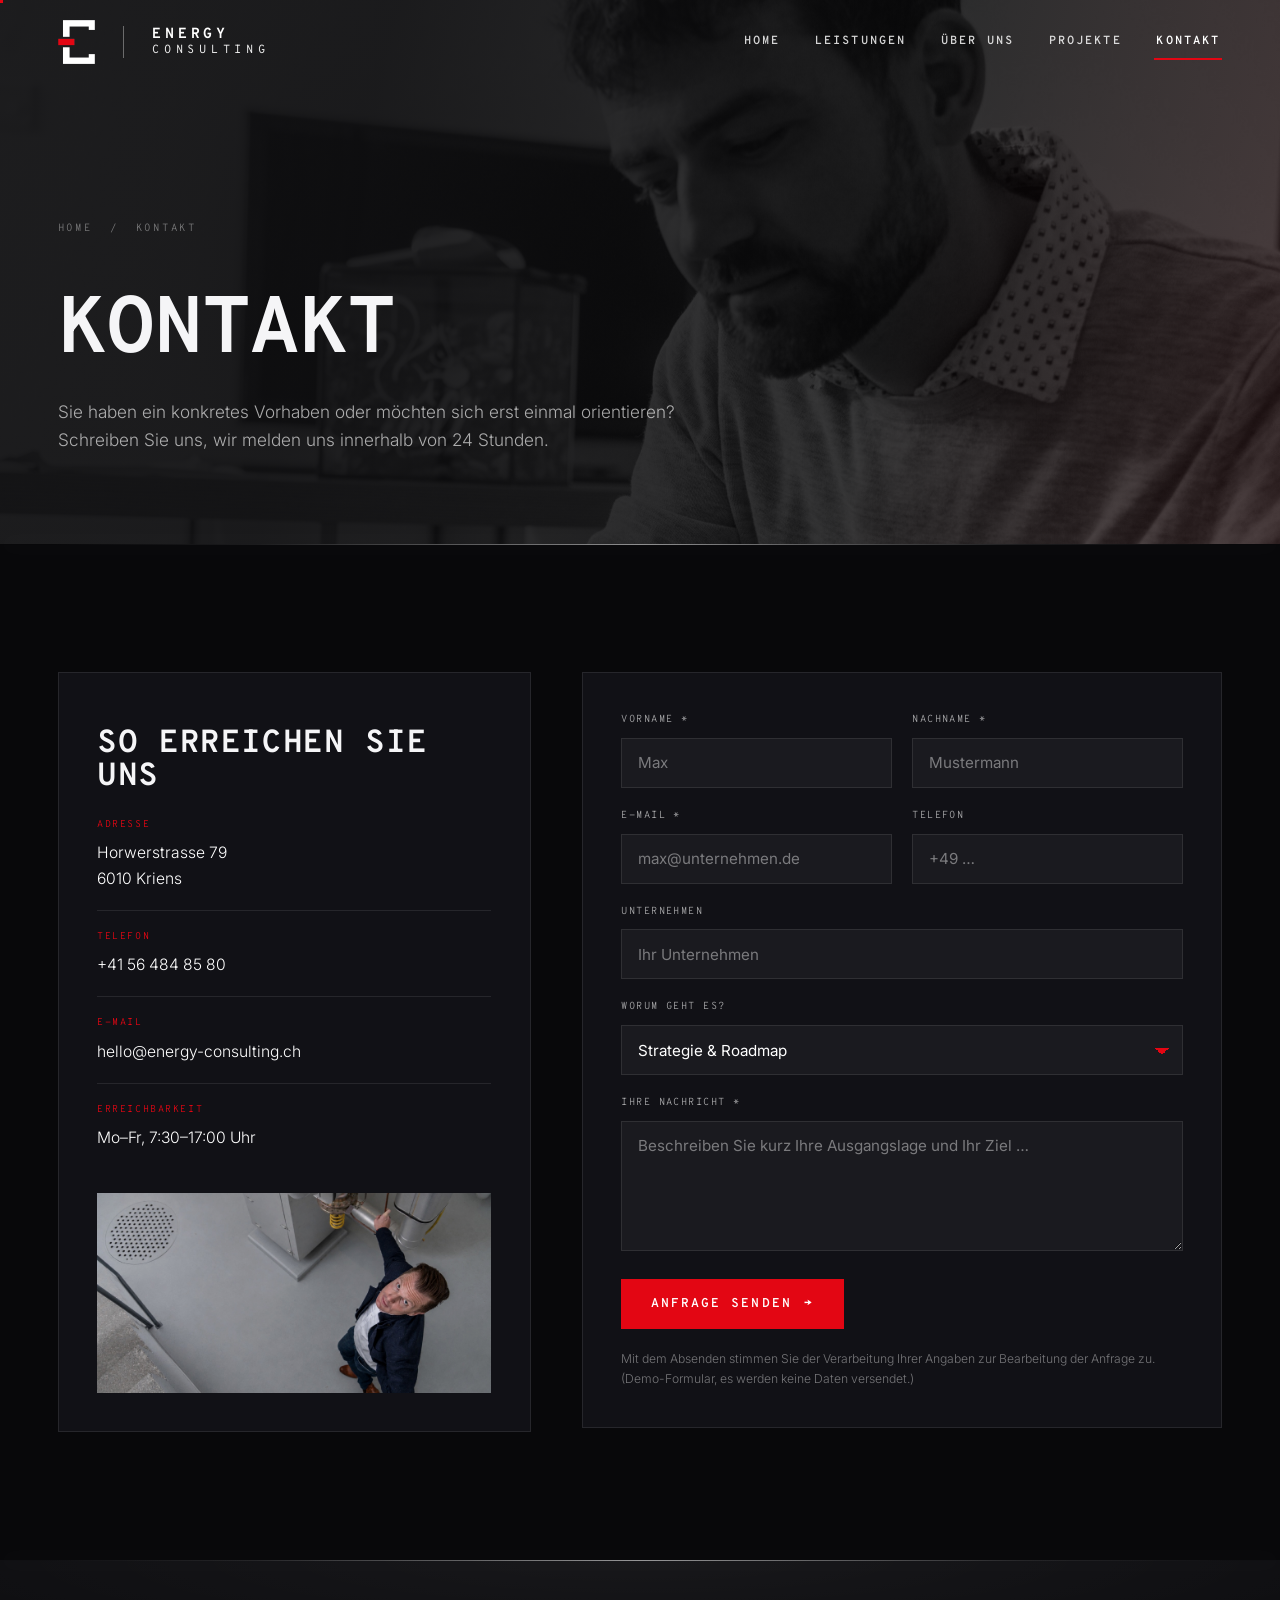
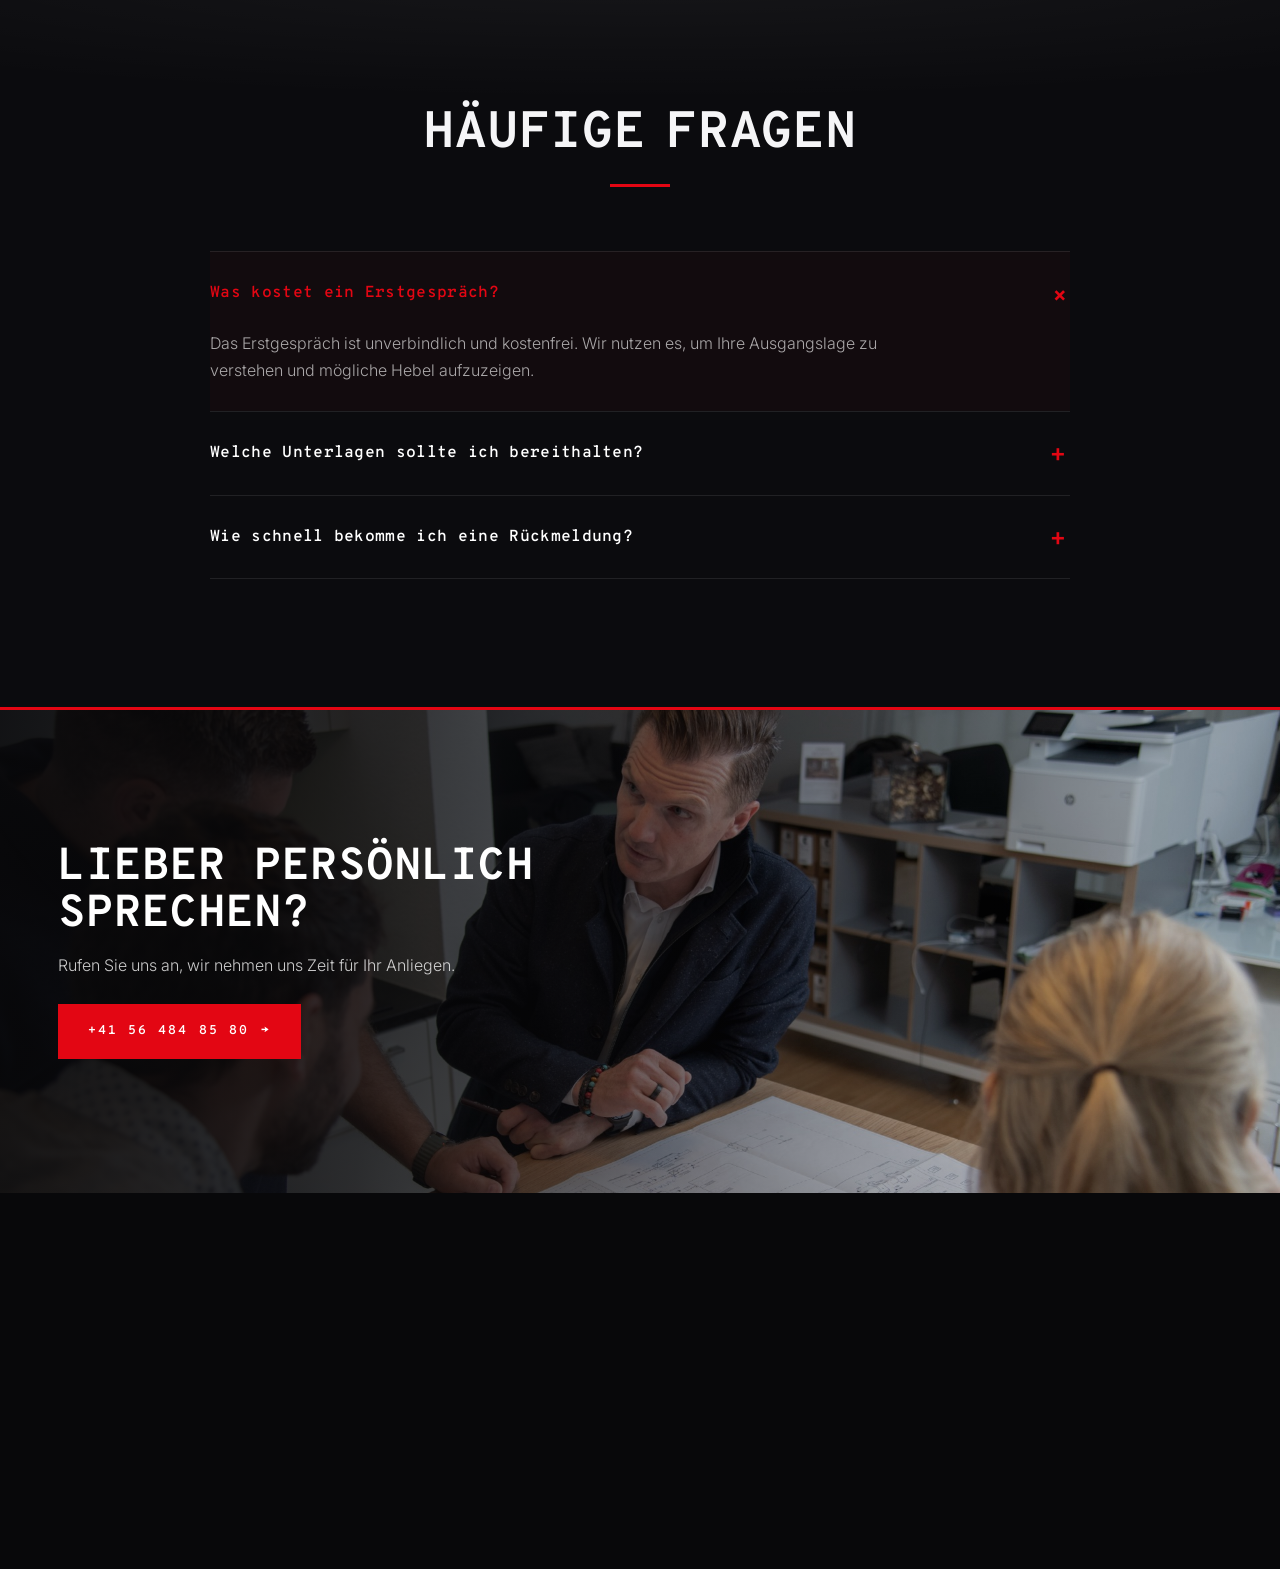
<file: kontakt.html>
<!DOCTYPE html>
<html lang="de">
<head>
<meta charset="UTF-8" />
<meta name="viewport" content="width=device-width, initial-scale=1" />
<title>Kontakt — Energy Consulting</title>
<meta name="description" content="Sprechen Sie mit uns über Ihr Energiekonzept. Unverbindliches Erstgespräch, wir melden uns innerhalb von 24 Stunden." />
<link rel="preconnect" href="https://fonts.googleapis.com" />
<link rel="preconnect" href="https://fonts.gstatic.com" crossorigin />
<link href="https://fonts.googleapis.com/css2?family=Inter:wght@300;400;500;600&family=Overpass+Mono:wght@400;600;700&display=swap" rel="stylesheet" />
<link rel="icon" href="favicon.ico" sizes="any" />
<link rel="icon" type="image/png" sizes="32x32" href="favicon-32.png" />
<link rel="apple-touch-icon" href="favicon-180.png" />
<link rel="stylesheet" href="styles.css?v=82" />
</head>
<body>

<header class="site">
  <div class="wrap nav">
    <a class="brand" href="index.html" aria-label="Energy Consulting Startseite">
      <img class="mark" src="logo-icon-white.png" alt="Energy Consulting Logo" />
      <span class="name"><span>ENERGY</span><span>CONSULTING</span></span>
    </a>
    <nav class="menu" aria-label="Hauptnavigation">
      <a href="index.html">Home</a>
      <a href="leistungen.html">Leistungen</a>
      <a href="ueber-uns.html">Über uns</a>
      <a href="projekte.html">Projekte</a>
      <a href="kontakt.html" class="is-active">Kontakt</a>
    </nav>
    <button class="burger" aria-label="Menü öffnen" aria-expanded="false"><span></span><span></span><span></span></button>
  </div>
</header>

<section class="page-hero">
  <div class="page-hero-bg" style="background-image:url('foto-6.jpg')"></div>
  <div class="page-hero-overlay"></div>
  <div class="wrap">
    <div class="crumb"><a href="index.html">Home</a> &nbsp;/&nbsp; Kontakt</div>
    <h1>Kontakt</h1>
    <p>Sie haben ein konkretes Vorhaben oder möchten sich erst einmal orientieren? Schreiben Sie uns, wir melden uns innerhalb von 24 Stunden.</p>
  </div>
</section>

<section class="section">
  <div class="wrap contact-grid">
    <!-- Info -->
    <div class="contact-info glass reveal-left">      <h2 class="sec-head" style="font-size:clamp(1.4rem,2.6vw,2rem);margin:16px 0 22px">So erreichen Sie uns</h2>
      <div class="row"><div class="k">Adresse</div><div class="v">Horwerstrasse 79<br>6010 Kriens</div></div>
      <div class="row"><div class="k">Telefon</div><div class="v"><a href="tel:+41564848580">+41 56 484 85 80</a></div></div>
      <div class="row"><div class="k">E-Mail</div><div class="v"><a href="mailto:hello@energy-consulting.ch">hello@energy-consulting.ch</a></div></div>
      <div class="row"><div class="k">Erreichbarkeit</div><div class="v">Mo–Fr, 7:30–17:00 Uhr</div></div>
      <div class="contact-photo">
        <img src="foto-200.jpg" alt="Energieberatung im Technikraum" style="object-position: 50% 28%" />
      </div>
    </div>

    <!-- Formular -->
    <div class="reveal-right">
      <form class="ec glass" novalidate>
        <div>
          <label for="f-vorname">Vorname *</label>
          <input id="f-vorname" name="vorname" type="text" autocomplete="given-name" placeholder="Max" required />
        </div>
        <div>
          <label for="f-nachname">Nachname *</label>
          <input id="f-nachname" name="nachname" type="text" autocomplete="family-name" placeholder="Mustermann" required />
        </div>
        <div>
          <label for="f-email">E-Mail *</label>
          <input id="f-email" name="email" type="email" autocomplete="email" placeholder="max@unternehmen.de" required />
        </div>
        <div>
          <label for="f-tel">Telefon</label>
          <input id="f-tel" name="telefon" type="tel" autocomplete="tel" placeholder="+49 …" />
        </div>
        <div class="full">
          <label for="f-firma">Unternehmen</label>
          <input id="f-firma" name="firma" type="text" autocomplete="organization" placeholder="Ihr Unternehmen" />
        </div>
        <div class="full">
          <label for="f-thema">Worum geht es?</label>
          <select id="f-thema" name="thema">
            <option>Strategie &amp; Roadmap</option>
            <option>Analyse &amp; Energieaudit</option>
            <option>Optimierung &amp; Beschaffung</option>
            <option>Umsetzung &amp; Projektsteuerung</option>
            <option>Allgemeine Anfrage</option>
          </select>
        </div>
        <div class="full">
          <label for="f-nachricht">Ihre Nachricht *</label>
          <textarea id="f-nachricht" name="nachricht" placeholder="Beschreiben Sie kurz Ihre Ausgangslage und Ihr Ziel …" required></textarea>
        </div>
        <div class="full" style="display:flex;flex-wrap:wrap;gap:18px;align-items:center;justify-content:space-between">
          <button type="submit" class="btn">Anfrage senden <span class="arr" aria-hidden="true">→</span></button>
          <p class="form-status" role="status" aria-live="polite"></p>
        </div>
        <p class="full" style="color:var(--txt-faint);font-size:0.76rem">Mit dem Absenden stimmen Sie der Verarbeitung Ihrer Angaben zur Bearbeitung der Anfrage zu. (Demo-Formular, es werden keine Daten versendet.)</p>
      </form>
    </div>
  </div>
</section>

<!-- FAQ -->
<section class="section section--alt">
  <div class="wrap">
    <div class="sec-head sec-head--center reveal">      <h2>Häufige Fragen</h2>
      <hr class="accent" />
    </div>
    <div class="faq reveal">
      <details open><summary>Was kostet ein Erstgespräch?</summary><p>Das Erstgespräch ist unverbindlich und kostenfrei. Wir nutzen es, um Ihre Ausgangslage zu verstehen und mögliche Hebel aufzuzeigen.</p></details>
      <details><summary>Welche Unterlagen sollte ich bereithalten?</summary><p>Hilfreich sind, falls vorhanden, Energieabrechnungen der letzten 12 Monate sowie Informationen zu Standorten und Anlagen. Zwingend nötig ist das aber nicht.</p></details>
      <details><summary>Wie schnell bekomme ich eine Rückmeldung?</summary><p>In der Regel melden wir uns innerhalb eines Werktags, um einen Termin abzustimmen.</p></details>
    </div>
  </div>
</section>

<!-- Grossflächiges Abschluss-Foto -->
<section class="contact-closing">
  <img
    src="foto-20.jpg"
    alt="Beratungsgespräch bei Energy Consulting"
  />
  <div class="contact-closing__veil"></div>
  <div class="contact-closing__content">
    <div class="wrap">
      <h2>Lieber persönlich sprechen?</h2>
      <p>Rufen Sie uns an, wir nehmen uns Zeit für Ihr Anliegen.</p>
      <a href="tel:+41564848580" class="btn">+41 56 484 85 80 <span class="arr" aria-hidden="true">→</span></a>
    </div>
  </div>
</section>

<footer class="site foot--sticky">
<div class="foot-pin">
  <div class="wrap">
    <div class="foot">
      <div class="foot__brand">
        <a class="brand" href="index.html" aria-label="Energy Consulting Startseite">
          <img class="mark" src="logo-icon-dark.png" alt="Energy Consulting Logo" style="height:40px" />
          <span class="name"><span>ENERGY</span><span>CONSULTING</span></span>
        </a>
        <p class="foot-tagline">Energie verstehen,<br>Zukunft gestalten.</p>
        <div class="foot-social">
          <a href="#" aria-label="LinkedIn"><svg viewBox="0 0 24 24" fill="currentColor" aria-hidden="true"><path d="M20.447 20.452h-3.554v-5.569c0-1.328-.027-3.037-1.852-3.037-1.853 0-2.136 1.445-2.136 2.939v5.667H9.351V9h3.414v1.561h.046c.477-.9 1.637-1.85 3.37-1.85 3.601 0 4.267 2.37 4.267 5.455v6.286zM5.337 7.433a2.062 2.062 0 01-2.063-2.065 2.064 2.064 0 112.063 2.065zm1.782 13.019H3.555V9h3.564v11.452zM22.225 0H1.771C.792 0 0 .774 0 1.729v20.542C0 23.227.792 24 1.771 24h20.451C23.2 24 24 23.227 24 22.271V1.729C24 .774 23.2 0 22.222 0h.003z"/></svg></a>
          <a href="#" aria-label="Xing"><svg viewBox="0 0 24 24" fill="currentColor" aria-hidden="true"><path d="M18.188 0c-.517 0-.741.325-.927.66 0 0-7.455 13.224-7.702 13.657.015.024 4.919 9.023 4.919 9.023.17.308.436.66.967.66h3.454c.211 0 .375-.078.463-.22.089-.151.089-.346-.009-.536l-4.879-8.916c-.004-.006-.004-.016 0-.022L22.139.756c.095-.191.097-.387.006-.535C22.056.078 21.894 0 21.686 0h-3.498zM3.648 4.74c-.211 0-.385.074-.473.216-.09.149-.078.339.02.531l2.34 4.05c.004.01.004.016 0 .021L1.86 16.051c-.099.188-.093.381 0 .529.085.142.239.234.45.234h3.461c.518 0 .766-.348.945-.667l3.734-6.609-2.378-4.155c-.172-.315-.434-.643-.962-.643H3.648z"/></svg></a>
          <a href="#" aria-label="YouTube"><svg viewBox="0 0 24 24" fill="currentColor" aria-hidden="true"><path d="M23.498 6.186a3.016 3.016 0 00-2.122-2.136C19.505 3.545 12 3.545 12 3.545s-7.505 0-9.377.505A3.017 3.017 0 00.502 6.186C0 8.07 0 12 0 12s0 3.93.502 5.814a3.016 3.016 0 002.122 2.136c1.871.505 9.376.505 9.376.505s7.505 0 9.377-.505a3.015 3.015 0 002.122-2.136C24 15.93 24 12 24 12s0-3.93-.502-5.814zM9.545 15.568V8.432L15.818 12l-6.273 3.568z"/></svg></a>
        </div>
      </div>
      <div class="foot__col"><h4>Navigation</h4><a href="leistungen.html">Leistungen</a><a href="ueber-uns.html">Über uns</a><a href="projekte.html">Projekte</a><a href="kontakt.html">Kontakt</a></div>
      <div class="foot__col"><h4>Kontakt</h4><a href="https://maps.google.com/?q=Horwerstrasse+79+6010+Kriens" target="_blank" rel="noopener">Horwerstrasse 79, 6010 Kriens</a><a href="tel:+41564848580">+41 56 484 85 80</a><a href="mailto:hello@energy-consulting.ch">hello@energy-consulting.ch</a></div>
    </div>
    <div class="foot__bottom"><span>© 2026 Energy Consulting</span><span>Impressum · Datenschutz</span></div>
  </div>
</div>
</footer>

<script src="app.js?v=82"></script></body>
</html>
</file>
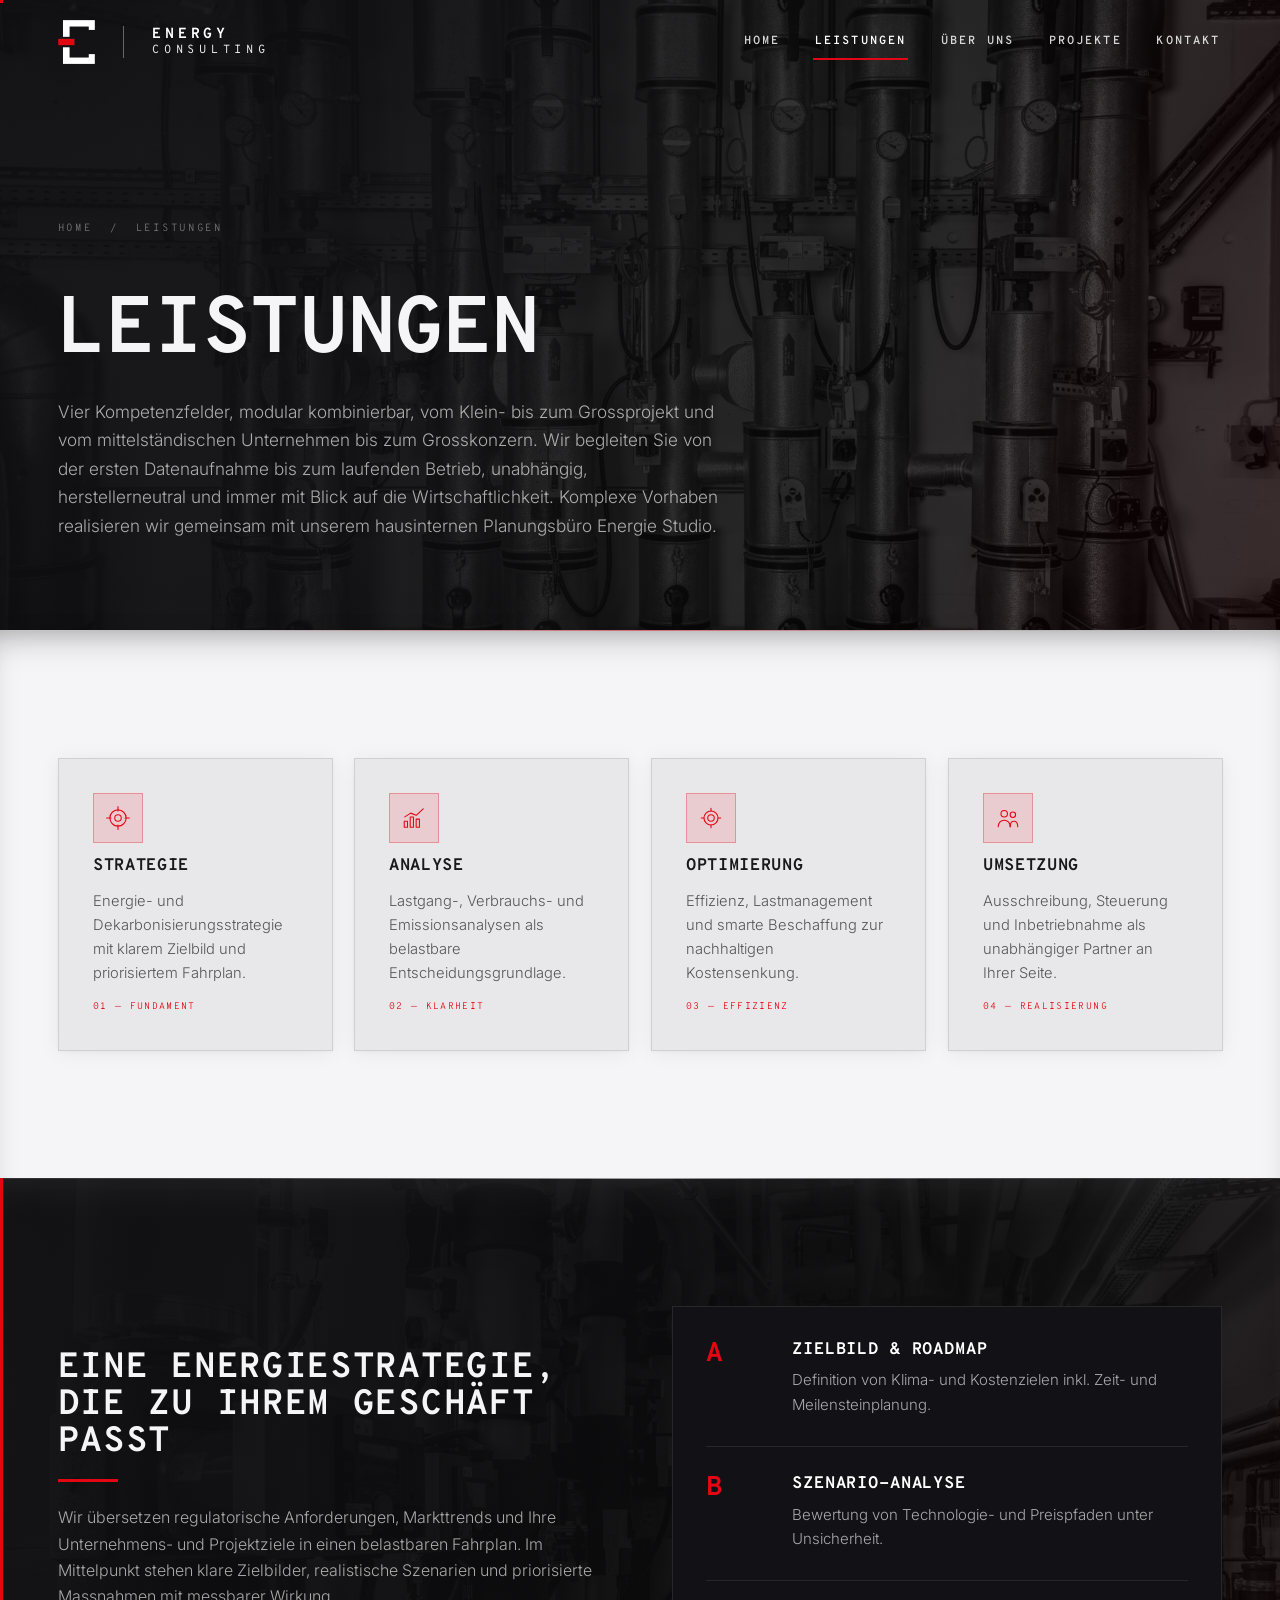
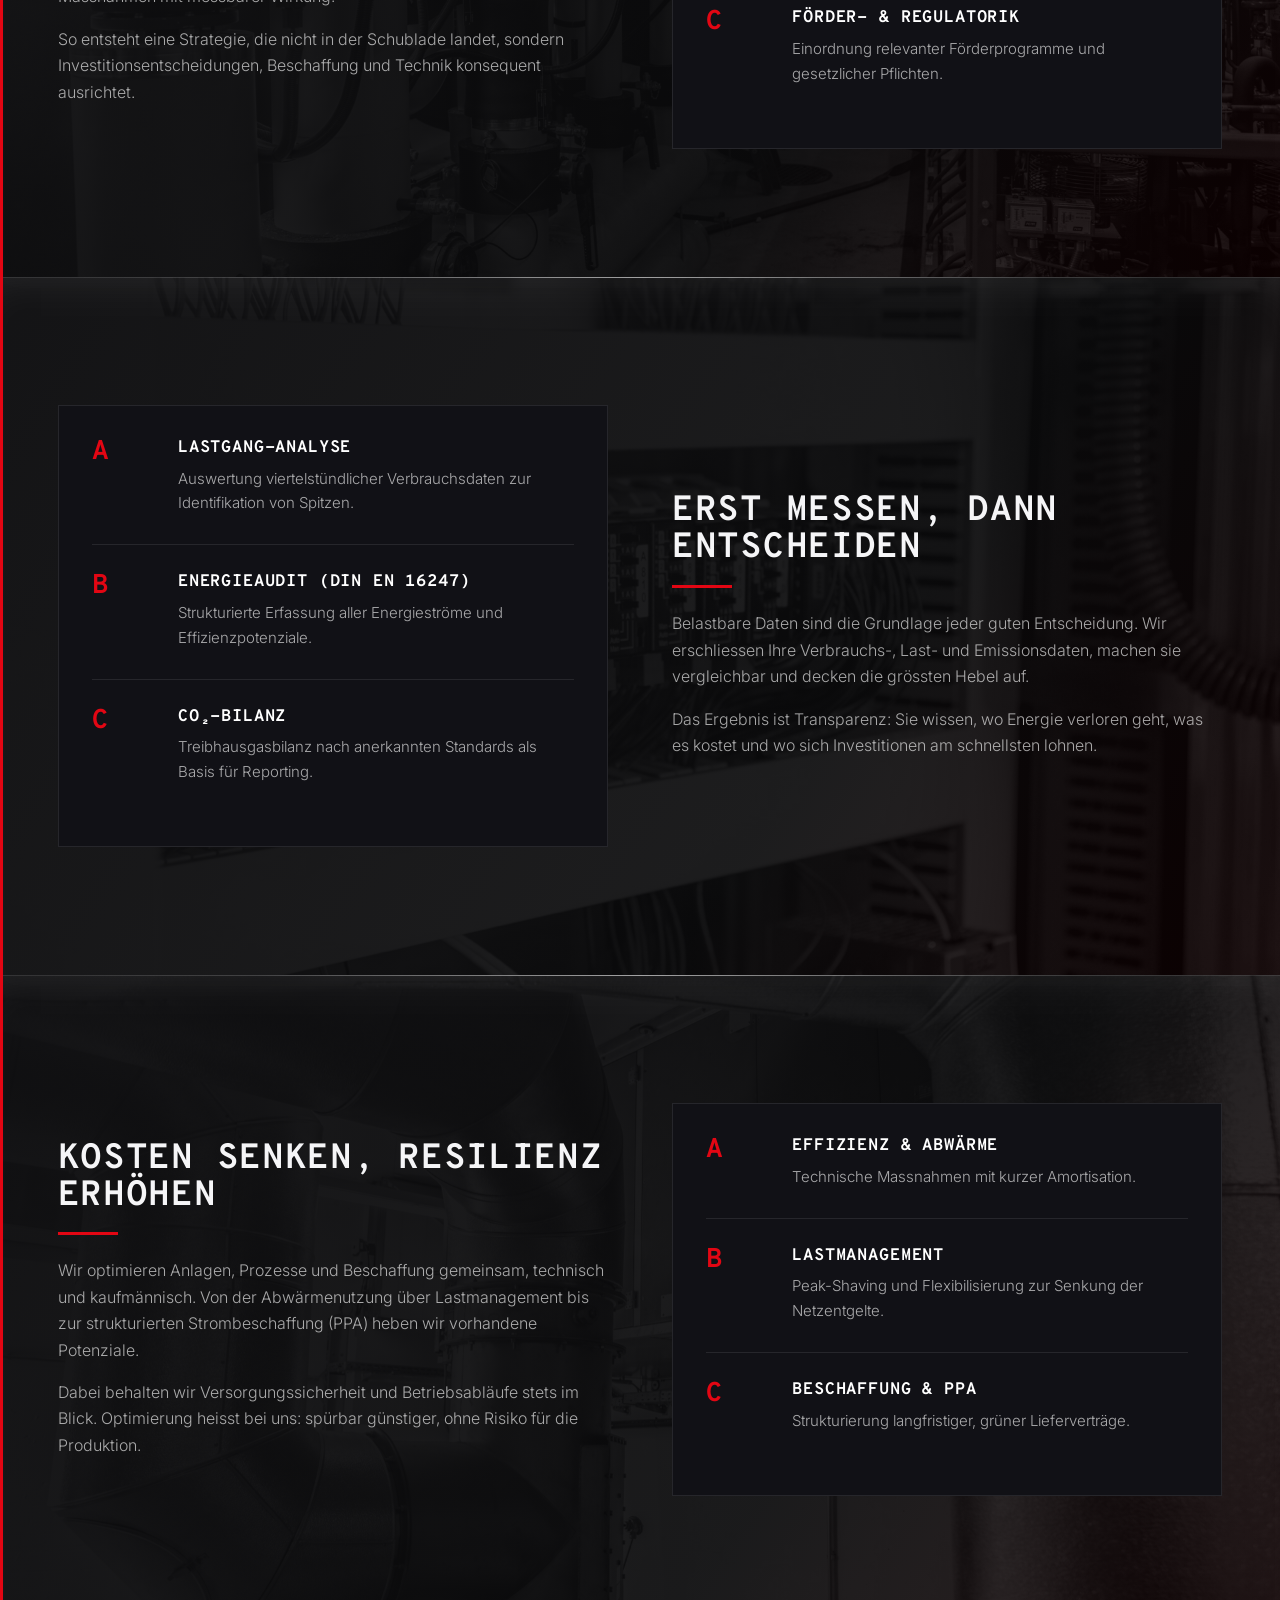
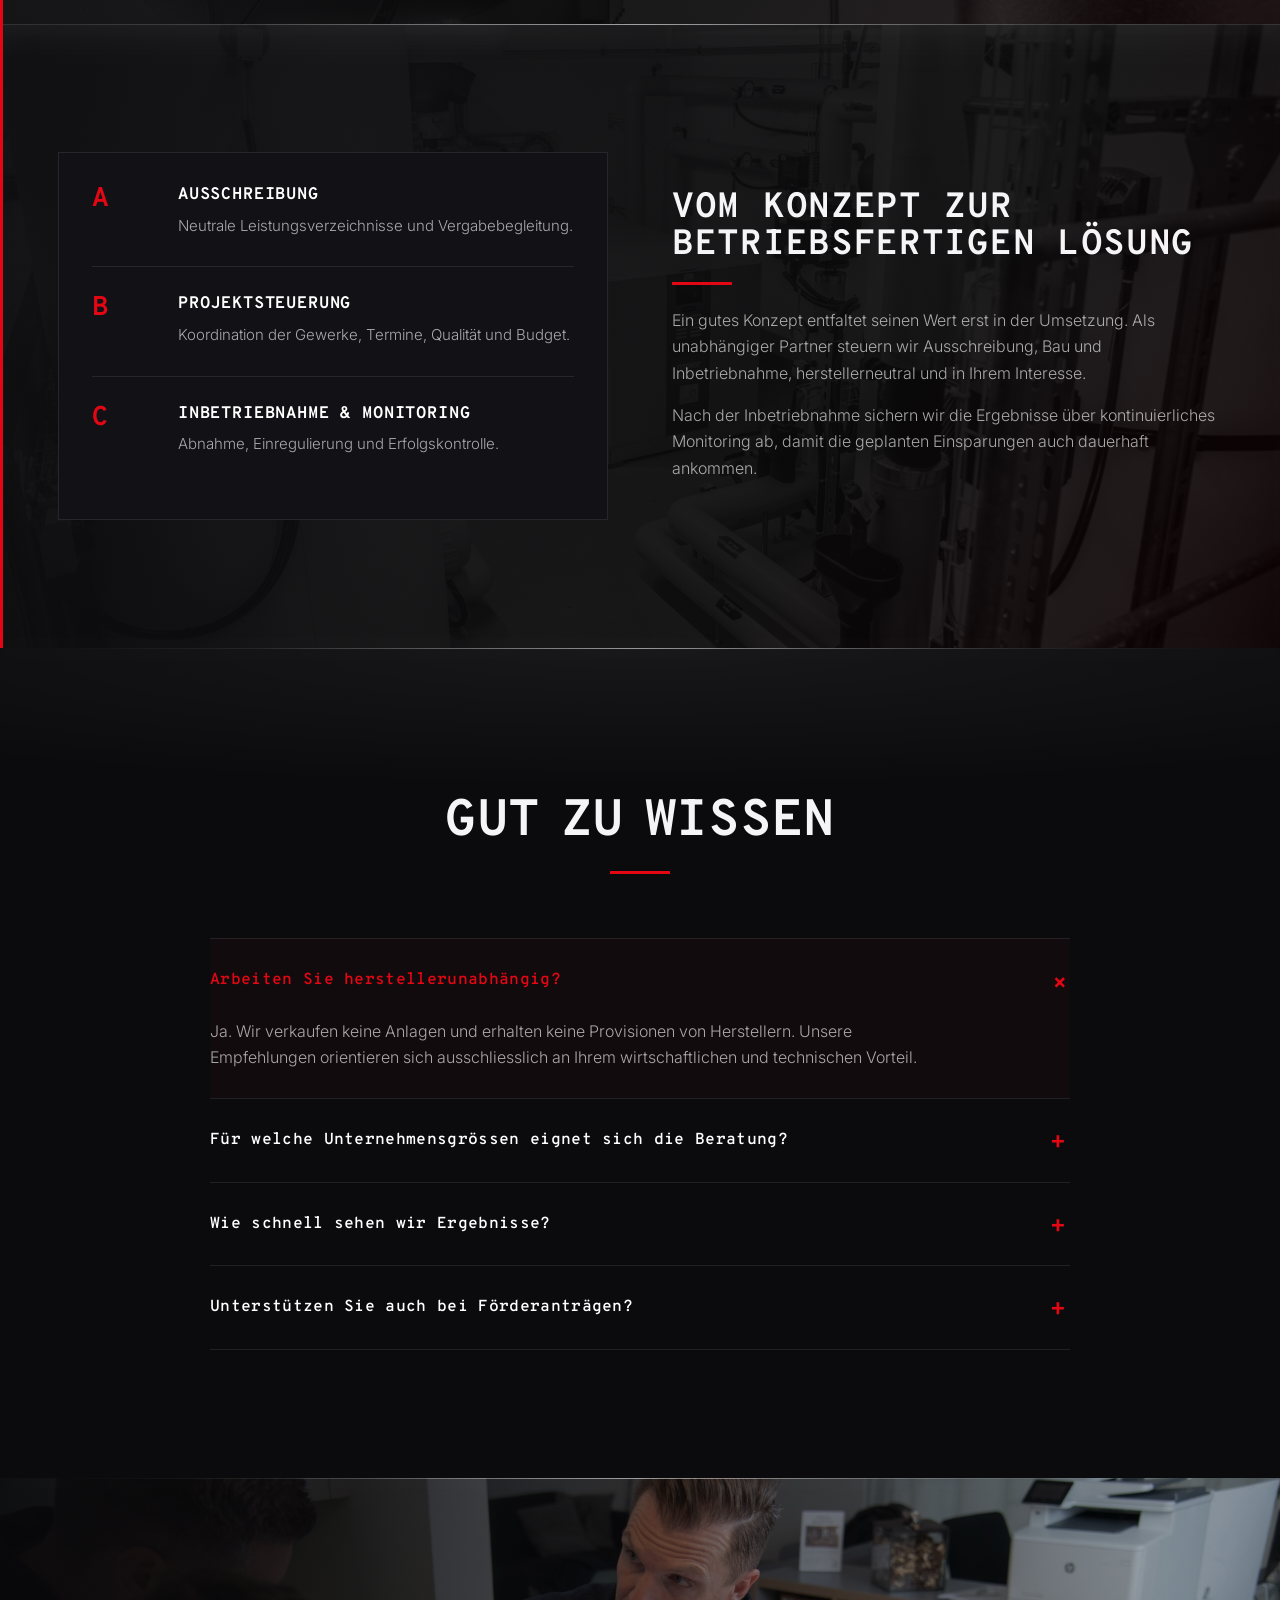
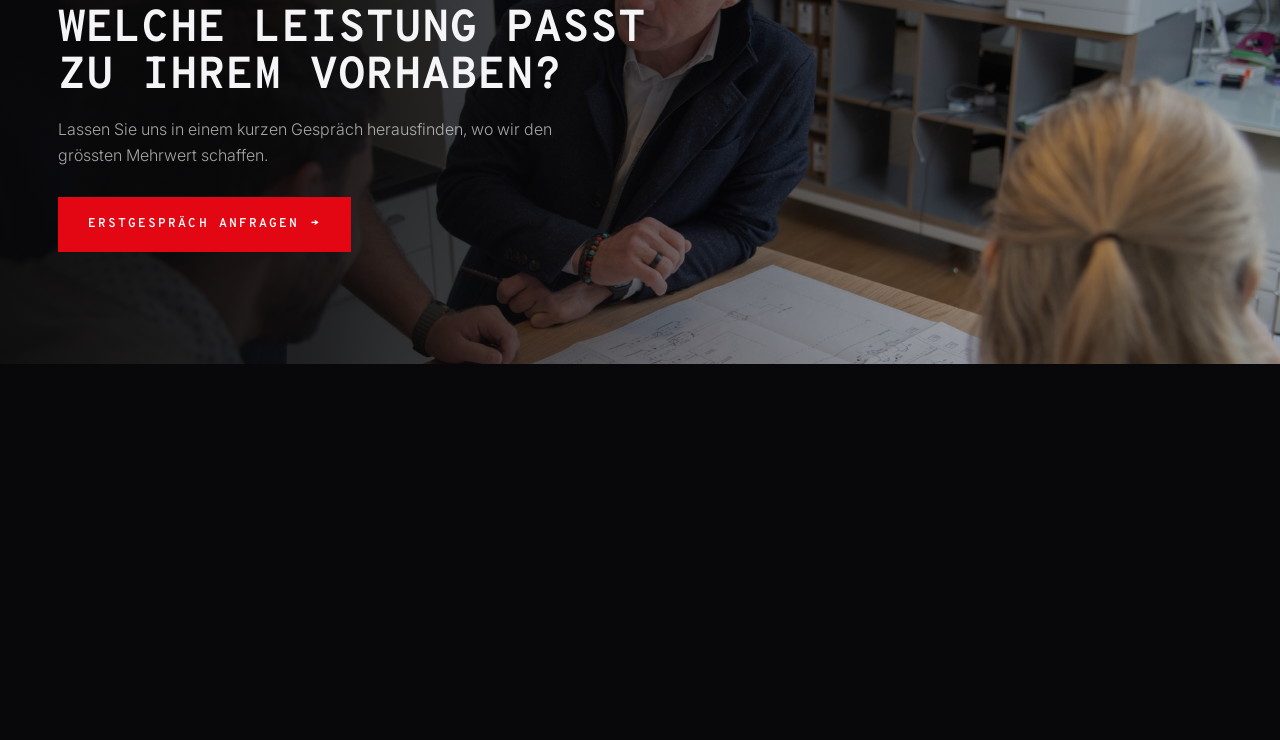
<file: leistungen.html>
<!DOCTYPE html>
<html lang="de">
<head>
<meta charset="UTF-8" />
<meta name="viewport" content="width=device-width, initial-scale=1" />
<title>Leistungen — Energy Consulting</title>
<meta name="description" content="Strategie, Analyse, Optimierung und Umsetzung: Unser modulares Leistungsportfolio entlang der gesamten Energiewertschöpfungskette." />
<link rel="preconnect" href="https://fonts.googleapis.com" />
<link rel="preconnect" href="https://fonts.gstatic.com" crossorigin />
<link href="https://fonts.googleapis.com/css2?family=Inter:wght@300;400;500;600&family=Overpass+Mono:wght@400;600;700&display=swap" rel="stylesheet" />
<link rel="icon" href="favicon.ico" sizes="any" />
<link rel="icon" type="image/png" sizes="32x32" href="favicon-32.png" />
<link rel="apple-touch-icon" href="favicon-180.png" />
<link rel="stylesheet" href="styles.css?v=82" />
</head>
<body>

<header class="site">
  <div class="wrap nav">
    <a class="brand" href="index.html" aria-label="Energy Consulting Startseite">
      <img class="mark" src="logo-icon-white.png" alt="Energy Consulting Logo" />
      <span class="name"><span>ENERGY</span><span>CONSULTING</span></span>
    </a>
    <nav class="menu" aria-label="Hauptnavigation">
      <a href="index.html">Home</a>
      <a href="leistungen.html" class="is-active">Leistungen</a>
      <a href="ueber-uns.html">Über uns</a>
      <a href="projekte.html">Projekte</a>
      <a href="kontakt.html">Kontakt</a>
    </nav>
    <button class="burger" aria-label="Menü öffnen" aria-expanded="false"><span></span><span></span><span></span></button>
  </div>
</header>

<section class="page-hero">
  <div class="page-hero-bg" style="background-image:url('foto-66.jpg')"></div>
  <div class="page-hero-overlay"></div>
  <div class="wrap">
    <div class="crumb"><a href="index.html">Home</a> &nbsp;/&nbsp; Leistungen</div>
    <h1>Leistungen</h1>
    <p>Vier Kompetenzfelder, modular kombinierbar, vom Klein- bis zum Grossprojekt und vom mittelständischen Unternehmen bis zum Grosskonzern. Wir begleiten Sie von der ersten Datenaufnahme bis zum laufenden Betrieb, unabhängig, herstellerneutral und immer mit Blick auf die Wirtschaftlichkeit. Komplexe Vorhaben realisieren wir gemeinsam mit unserem hausinternen Planungsbüro Energie Studio.</p>
  </div>
</section>

<!-- Übersicht der vier Felder -->
<section class="section section--light lht">
  <div class="wrap">
    <div class="cards" style="grid-template-columns:repeat(4,1fr)">
      <a class="card glass reveal" href="#strategie">
        <div class="svc-ic"><svg viewBox="0 0 48 48" fill="none" stroke="currentColor" stroke-width="2" stroke-linecap="round" stroke-linejoin="round"><circle cx="24" cy="24" r="15"/><circle cx="24" cy="24" r="6"/><line x1="24" y1="3" x2="24" y2="11"/><line x1="24" y1="37" x2="24" y2="45"/><line x1="3" y1="24" x2="11" y2="24"/><line x1="37" y1="24" x2="45" y2="24"/></svg></div>
        <h3>Strategie</h3>
        <p>Energie- und Dekarbonisierungsstrategie mit klarem Zielbild und priorisiertem Fahrplan.</p>
        <span class="meta">01 — Fundament</span>
      </a>
      <a class="card glass reveal" href="#analyse">
        <div class="svc-ic"><svg viewBox="0 0 48 48" fill="none" stroke="currentColor" stroke-width="2" stroke-linecap="round" stroke-linejoin="round"><rect x="6" y="30" width="6" height="11"/><rect x="17" y="22" width="6" height="19"/><rect x="28" y="26" width="6" height="15"/><polyline points="7,22 18,15 28,19 41,7"/></svg></div>
        <h3>Analyse</h3>
        <p>Lastgang-, Verbrauchs- und Emissionsanalysen als belastbare Entscheidungsgrundlage.</p>
        <span class="meta">02 — Klarheit</span>
      </a>
      <a class="card glass reveal" href="#optimierung">
        <div class="svc-ic"><svg viewBox="0 0 48 48" fill="none" stroke="currentColor" stroke-width="2" stroke-linecap="round" stroke-linejoin="round"><circle cx="24" cy="24" r="6"/><circle cx="24" cy="24" r="13"/><path d="M24 6v5M24 37v5M6 24h5M37 24h5"/></svg></div>
        <h3>Optimierung</h3>
        <p>Effizienz, Lastmanagement und smarte Beschaffung zur nachhaltigen Kostensenkung.</p>
        <span class="meta">03 — Effizienz</span>
      </a>
      <a class="card glass reveal" href="#umsetzung">
        <div class="svc-ic"><svg viewBox="0 0 48 48" fill="none" stroke="currentColor" stroke-width="2" stroke-linecap="round" stroke-linejoin="round"><circle cx="17" cy="16" r="6"/><circle cx="33" cy="18" r="5"/><path d="M6 40c0-7 5-12 11-12s11 5 11 12"/><path d="M28 40c0-6 3-10 7-10s7 4 7 10"/></svg></div>
        <h3>Umsetzung</h3>
        <p>Ausschreibung, Steuerung und Inbetriebnahme als unabhängiger Partner an Ihrer Seite.</p>
        <span class="meta">04 — Realisierung</span>
      </a>
    </div>
  </div>
</section>

<!-- Strategie -->
<section class="section section--alt section--img" id="strategie">
  <div class="sec-bg" style="background-image:url('foto-81.jpg')"></div>
  <div class="sec-overlay"></div>
  <div class="wrap split">
    <div class="reveal-left">      <h2 class="sec-head" style="font-size:clamp(1.5rem,3vw,2.2rem);margin:16px 0 18px">Eine Energiestrategie, die zu Ihrem Geschäft passt</h2>
      <hr class="accent" />
      <div class="prose" style="margin-top:22px">
        <p>Wir übersetzen regulatorische Anforderungen, Markttrends und Ihre Unternehmens- und Projektziele in einen belastbaren Fahrplan. Im Mittelpunkt stehen klare Zielbilder, realistische Szenarien und priorisierte Massnahmen mit messbarer Wirkung.</p>
        <p>So entsteht eine Strategie, die nicht in der Schublade landet, sondern Investitionsentscheidungen, Beschaffung und Technik konsequent ausrichtet.</p>
      </div>
    </div>
    <div class="glass reveal-right" style="padding:clamp(20px,2.6vw,34px)">
      <div class="feature-row" style="border-top:0;padding-top:0"><div class="n">A</div><div><h3>Zielbild &amp; Roadmap</h3><p>Definition von Klima- und Kostenzielen inkl. Zeit- und Meilensteinplanung.</p></div></div>
      <div class="feature-row"><div class="n">B</div><div><h3>Szenario-Analyse</h3><p>Bewertung von Technologie- und Preispfaden unter Unsicherheit.</p></div></div>
      <div class="feature-row"><div class="n">C</div><div><h3>Förder- &amp; Regulatorik</h3><p>Einordnung relevanter Förderprogramme und gesetzlicher Pflichten.</p></div></div>
    </div>
  </div>
</section>

<!-- Analyse -->
<section class="section section--img" id="analyse">
  <div class="sec-bg" style="background-image:url('foto-79.jpg')"></div>
  <div class="sec-overlay"></div>
  <div class="wrap split">
    <div class="glass reveal-left" style="padding:clamp(20px,2.6vw,34px)">
      <div class="feature-row" style="border-top:0;padding-top:0"><div class="n">A</div><div><h3>Lastgang-Analyse</h3><p>Auswertung viertelstündlicher Verbrauchsdaten zur Identifikation von Spitzen.</p></div></div>
      <div class="feature-row"><div class="n">B</div><div><h3>Energieaudit (DIN EN 16247)</h3><p>Strukturierte Erfassung aller Energieströme und Effizienzpotenziale.</p></div></div>
      <div class="feature-row"><div class="n">C</div><div><h3>CO₂-Bilanz</h3><p>Treibhausgasbilanz nach anerkannten Standards als Basis für Reporting.</p></div></div>
    </div>
    <div class="reveal-right">      <h2 class="sec-head" style="font-size:clamp(1.5rem,3vw,2.2rem);margin:16px 0 18px">Erst messen, dann entscheiden</h2>
      <hr class="accent" />
      <div class="prose" style="margin-top:22px">
        <p>Belastbare Daten sind die Grundlage jeder guten Entscheidung. Wir erschliessen Ihre Verbrauchs-, Last- und Emissionsdaten, machen sie vergleichbar und decken die grössten Hebel auf.</p>
        <p>Das Ergebnis ist Transparenz: Sie wissen, wo Energie verloren geht, was es kostet und wo sich Investitionen am schnellsten lohnen.</p>
      </div>
    </div>
  </div>
</section>

<!-- Optimierung -->
<section class="section section--alt section--img" id="optimierung">
  <div class="sec-bg" style="background-image:url('foto-122.jpg')"></div>
  <div class="sec-overlay"></div>
  <div class="wrap split">
    <div class="reveal-left">      <h2 class="sec-head" style="font-size:clamp(1.5rem,3vw,2.2rem);margin:16px 0 18px">Kosten senken, Resilienz erhöhen</h2>
      <hr class="accent" />
      <div class="prose" style="margin-top:22px">
        <p>Wir optimieren Anlagen, Prozesse und Beschaffung gemeinsam, technisch und kaufmännisch. Von der Abwärmenutzung über Lastmanagement bis zur strukturierten Strombeschaffung (PPA) heben wir vorhandene Potenziale.</p>
        <p>Dabei behalten wir Versorgungssicherheit und Betriebsabläufe stets im Blick. Optimierung heisst bei uns: spürbar günstiger, ohne Risiko für die Produktion.</p>
      </div>
    </div>
    <div class="glass reveal-right" style="padding:clamp(20px,2.6vw,34px)">
      <div class="feature-row" style="border-top:0;padding-top:0"><div class="n">A</div><div><h3>Effizienz &amp; Abwärme</h3><p>Technische Massnahmen mit kurzer Amortisation.</p></div></div>
      <div class="feature-row"><div class="n">B</div><div><h3>Lastmanagement</h3><p>Peak-Shaving und Flexibilisierung zur Senkung der Netzentgelte.</p></div></div>
      <div class="feature-row"><div class="n">C</div><div><h3>Beschaffung &amp; PPA</h3><p>Strukturierung langfristiger, grüner Lieferverträge.</p></div></div>
    </div>
  </div>
</section>

<!-- Umsetzung -->
<section class="section section--img" id="umsetzung">
  <div class="sec-bg" style="background-image:url('foto-126.jpg')"></div>
  <div class="sec-overlay"></div>
  <div class="wrap split">
    <div class="glass reveal-left" style="padding:clamp(20px,2.6vw,34px)">
      <div class="feature-row" style="border-top:0;padding-top:0"><div class="n">A</div><div><h3>Ausschreibung</h3><p>Neutrale Leistungsverzeichnisse und Vergabebegleitung.</p></div></div>
      <div class="feature-row"><div class="n">B</div><div><h3>Projektsteuerung</h3><p>Koordination der Gewerke, Termine, Qualität und Budget.</p></div></div>
      <div class="feature-row"><div class="n">C</div><div><h3>Inbetriebnahme &amp; Monitoring</h3><p>Abnahme, Einregulierung und Erfolgskontrolle.</p></div></div>
    </div>
    <div class="reveal-right">      <h2 class="sec-head" style="font-size:clamp(1.5rem,3vw,2.2rem);margin:16px 0 18px">Vom Konzept zur betriebsfertigen Lösung</h2>
      <hr class="accent" />
      <div class="prose" style="margin-top:22px">
        <p>Ein gutes Konzept entfaltet seinen Wert erst in der Umsetzung. Als unabhängiger Partner steuern wir Ausschreibung, Bau und Inbetriebnahme, herstellerneutral und in Ihrem Interesse.</p>
        <p>Nach der Inbetriebnahme sichern wir die Ergebnisse über kontinuierliches Monitoring ab, damit die geplanten Einsparungen auch dauerhaft ankommen.</p>
      </div>
    </div>
  </div>
</section>

<!-- FAQ -->
<section class="section section--alt">
  <div class="wrap">
    <div class="sec-head sec-head--center reveal">      <h2>Gut zu wissen</h2>
      <hr class="accent" />
    </div>
    <div class="faq reveal">
      <details open><summary>Arbeiten Sie herstellerunabhängig?</summary><p>Ja. Wir verkaufen keine Anlagen und erhalten keine Provisionen von Herstellern. Unsere Empfehlungen orientieren sich ausschliesslich an Ihrem wirtschaftlichen und technischen Vorteil.</p></details>
      <details><summary>Für welche Unternehmensgrössen eignet sich die Beratung?</summary><p>Vom mittelständischen Produktionsbetrieb bis zum Konzern mit verteilten Standorten. Unsere Leistungen sind modular und skalieren mit Ihrem Bedarf.</p></details>
      <details><summary>Wie schnell sehen wir Ergebnisse?</summary><p>Erste Quick Wins identifizieren wir oft schon in der Analysephase. Grössere Massnahmen folgen einem priorisierten Fahrplan mit klaren Amortisationszielen.</p></details>
      <details><summary>Unterstützen Sie auch bei Förderanträgen?</summary><p>Wir ordnen die relevante Förderkulisse ein und bereiten die nötigen Unterlagen mit Ihnen vor, damit Sie verfügbare Mittel optimal nutzen.</p></details>
    </div>
  </div>
</section>

<!-- CTA -->
<section class="section cta-people">
  <div class="cta-people__img">
    <img src="foto-20.jpg" alt="Beratungsgespräch bei Energy Consulting" style="object-position: 50% 17%" />
  </div>
  <div class="cta-people__veil"></div>
  <div class="wrap">
    <div class="cta-people__content">
      <div class="cta-band reveal">
        <div>
          <h2 style="margin-top:16px">Welche Leistung passt zu Ihrem Vorhaben?</h2>
          <p>Lassen Sie uns in einem kurzen Gespräch herausfinden, wo wir den grössten Mehrwert schaffen.</p>
        </div>
        <a href="kontakt.html" class="btn">Erstgespräch anfragen <span class="arr" aria-hidden="true">→</span></a>
      </div>
    </div>
  </div>
</section>

<footer class="site foot--sticky">
<div class="foot-pin">
  <div class="wrap">
    <div class="foot">
      <div class="foot__brand">
        <a class="brand" href="index.html" aria-label="Energy Consulting Startseite">
          <img class="mark" src="logo-icon-dark.png" alt="Energy Consulting Logo" style="height:40px" />
          <span class="name"><span>ENERGY</span><span>CONSULTING</span></span>
        </a>
        <p class="foot-tagline">Energie verstehen,<br>Zukunft gestalten.</p>
        <div class="foot-social">
          <a href="#" aria-label="LinkedIn"><svg viewBox="0 0 24 24" fill="currentColor" aria-hidden="true"><path d="M20.447 20.452h-3.554v-5.569c0-1.328-.027-3.037-1.852-3.037-1.853 0-2.136 1.445-2.136 2.939v5.667H9.351V9h3.414v1.561h.046c.477-.9 1.637-1.85 3.37-1.85 3.601 0 4.267 2.37 4.267 5.455v6.286zM5.337 7.433a2.062 2.062 0 01-2.063-2.065 2.064 2.064 0 112.063 2.065zm1.782 13.019H3.555V9h3.564v11.452zM22.225 0H1.771C.792 0 0 .774 0 1.729v20.542C0 23.227.792 24 1.771 24h20.451C23.2 24 24 23.227 24 22.271V1.729C24 .774 23.2 0 22.222 0h.003z"/></svg></a>
          <a href="#" aria-label="Xing"><svg viewBox="0 0 24 24" fill="currentColor" aria-hidden="true"><path d="M18.188 0c-.517 0-.741.325-.927.66 0 0-7.455 13.224-7.702 13.657.015.024 4.919 9.023 4.919 9.023.17.308.436.66.967.66h3.454c.211 0 .375-.078.463-.22.089-.151.089-.346-.009-.536l-4.879-8.916c-.004-.006-.004-.016 0-.022L22.139.756c.095-.191.097-.387.006-.535C22.056.078 21.894 0 21.686 0h-3.498zM3.648 4.74c-.211 0-.385.074-.473.216-.09.149-.078.339.02.531l2.34 4.05c.004.01.004.016 0 .021L1.86 16.051c-.099.188-.093.381 0 .529.085.142.239.234.45.234h3.461c.518 0 .766-.348.945-.667l3.734-6.609-2.378-4.155c-.172-.315-.434-.643-.962-.643H3.648z"/></svg></a>
          <a href="#" aria-label="YouTube"><svg viewBox="0 0 24 24" fill="currentColor" aria-hidden="true"><path d="M23.498 6.186a3.016 3.016 0 00-2.122-2.136C19.505 3.545 12 3.545 12 3.545s-7.505 0-9.377.505A3.017 3.017 0 00.502 6.186C0 8.07 0 12 0 12s0 3.93.502 5.814a3.016 3.016 0 002.122 2.136c1.871.505 9.376.505 9.376.505s7.505 0 9.377-.505a3.015 3.015 0 002.122-2.136C24 15.93 24 12 24 12s0-3.93-.502-5.814zM9.545 15.568V8.432L15.818 12l-6.273 3.568z"/></svg></a>
        </div>
      </div>
      <div class="foot__col"><h4>Navigation</h4><a href="leistungen.html">Leistungen</a><a href="ueber-uns.html">Über uns</a><a href="projekte.html">Projekte</a><a href="kontakt.html">Kontakt</a></div>
      <div class="foot__col"><h4>Kontakt</h4><a href="https://maps.google.com/?q=Horwerstrasse+79+6010+Kriens" target="_blank" rel="noopener">Horwerstrasse 79, 6010 Kriens</a><a href="tel:+41564848580">+41 56 484 85 80</a><a href="mailto:hello@energy-consulting.ch">hello@energy-consulting.ch</a></div>
    </div>
    <div class="foot__bottom"><span>© 2026 Energy Consulting</span><span>Impressum · Datenschutz</span></div>
  </div>
</div>
</footer>

<script src="app.js?v=82"></script></body>
</html>
</file>
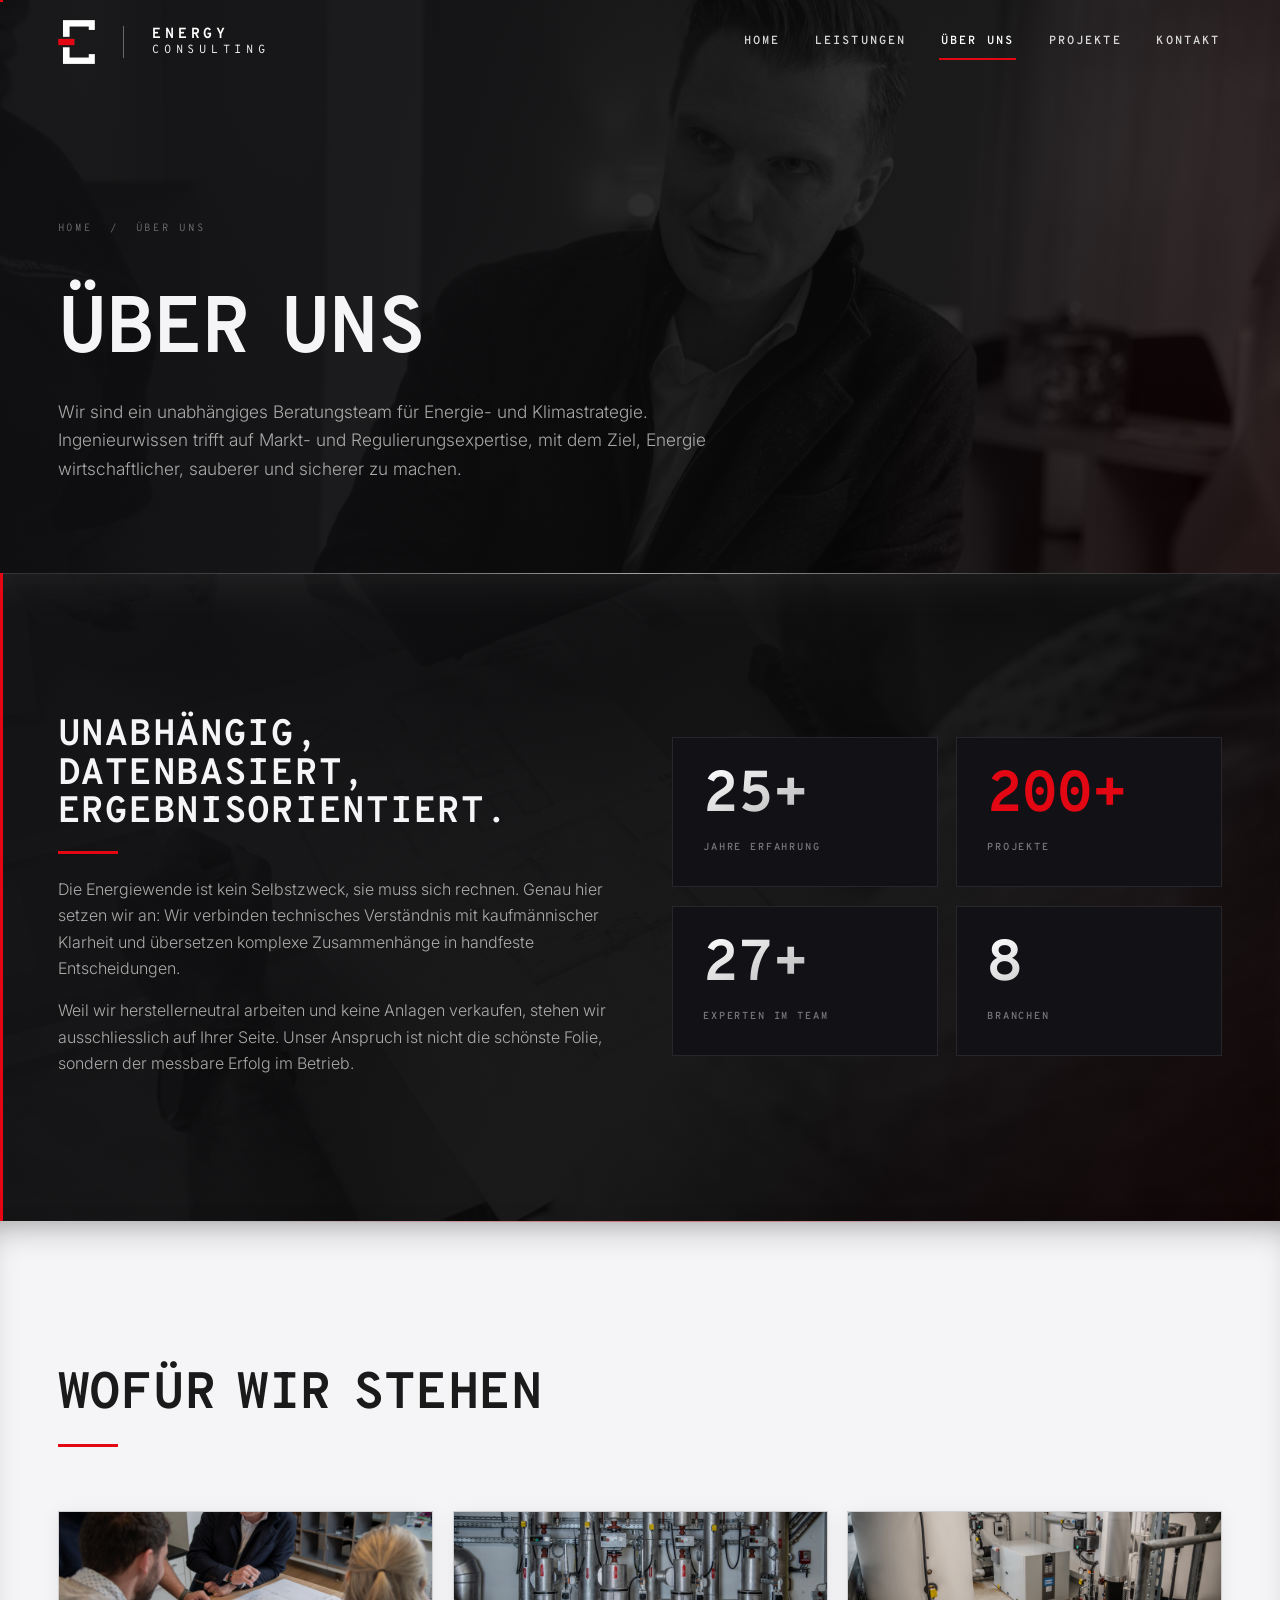
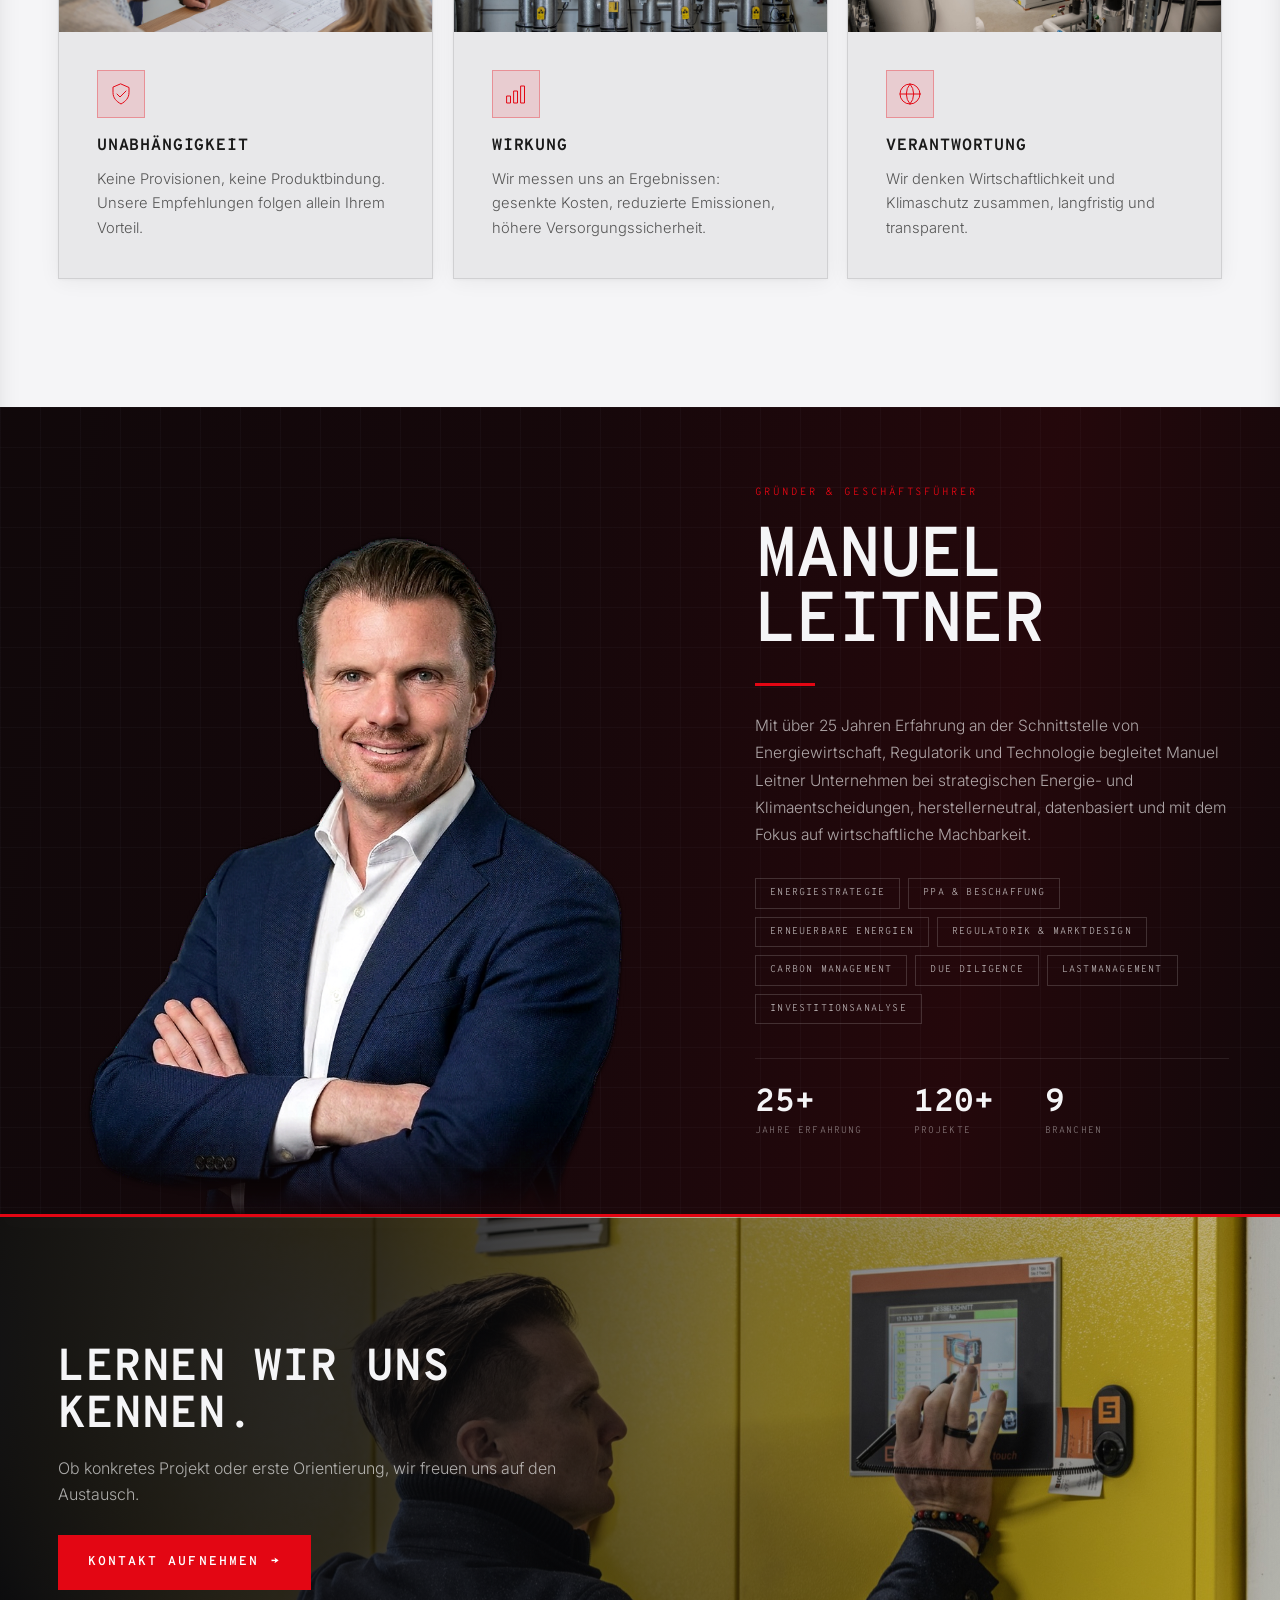
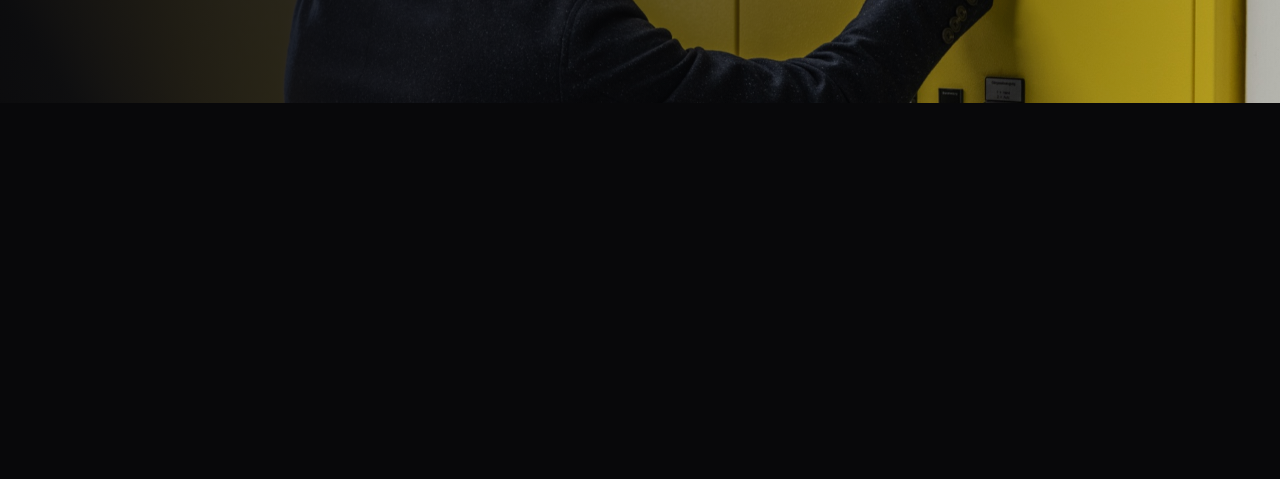
<file: ueber-uns.html>
<!DOCTYPE html>
<html lang="de">
<head>
<meta charset="UTF-8" />
<meta name="viewport" content="width=device-width, initial-scale=1" />
<title>Über uns — Energy Consulting</title>
<meta name="description" content="Unabhängige Energieberatung mit Ingenieurwissen, Markt- und Regulierungsexpertise. Lernen Sie unser Team und unsere Werte kennen." />
<link rel="preconnect" href="https://fonts.googleapis.com" />
<link rel="preconnect" href="https://fonts.gstatic.com" crossorigin />
<link href="https://fonts.googleapis.com/css2?family=Inter:wght@300;400;500;600&family=Overpass+Mono:wght@400;600;700&display=swap" rel="stylesheet" />
<link rel="icon" href="favicon.ico" sizes="any" />
<link rel="icon" type="image/png" sizes="32x32" href="favicon-32.png" />
<link rel="apple-touch-icon" href="favicon-180.png" />
<link rel="stylesheet" href="styles.css?v=82" />
</head>
<body>

<header class="site">
  <div class="wrap nav">
    <a class="brand" href="index.html" aria-label="Energy Consulting Startseite">
      <img class="mark" src="logo-icon-white.png" alt="Energy Consulting Logo" />
      <span class="name"><span>ENERGY</span><span>CONSULTING</span></span>
    </a>
    <nav class="menu" aria-label="Hauptnavigation">
      <a href="index.html">Home</a>
      <a href="leistungen.html">Leistungen</a>
      <a href="ueber-uns.html" class="is-active">Über uns</a>
      <a href="projekte.html">Projekte</a>
      <a href="kontakt.html">Kontakt</a>
    </nav>
    <button class="burger" aria-label="Menü öffnen" aria-expanded="false"><span></span><span></span><span></span></button>
  </div>
</header>

<section class="page-hero">
  <div class="page-hero-bg" style="background-image:url('foto-22.jpg')"></div>
  <div class="page-hero-overlay"></div>
  <div class="wrap">
    <div class="crumb"><a href="index.html">Home</a> &nbsp;/&nbsp; Über uns</div>
    <h1>Über uns</h1>
    <p>Wir sind ein unabhängiges Beratungsteam für Energie- und Klimastrategie. Ingenieurwissen trifft auf Markt- und Regulierungsexpertise, mit dem Ziel, Energie wirtschaftlicher, sauberer und sicherer zu machen.</p>
  </div>
</section>

<!-- Story -->
<section class="section section--img">
  <div class="sec-bg" style="background-image:url('foto-11.jpg')"></div>
  <div class="sec-overlay"></div>
  <div class="wrap split">
    <div class="reveal-left">      <h2 class="sec-head" style="font-size:clamp(1.5rem,3vw,2.3rem);margin:16px 0 18px">Unabhängig, datenbasiert, ergebnisorientiert.</h2>
      <hr class="accent" />
      <div class="prose" style="margin-top:22px">
        <p>Die Energiewende ist kein Selbstzweck, sie muss sich rechnen. Genau hier setzen wir an: Wir verbinden technisches Verständnis mit kaufmännischer Klarheit und übersetzen komplexe Zusammenhänge in handfeste Entscheidungen.</p>
        <p>Weil wir herstellerneutral arbeiten und keine Anlagen verkaufen, stehen wir ausschliesslich auf Ihrer Seite. Unser Anspruch ist nicht die schönste Folie, sondern der messbare Erfolg im Betrieb.</p>
      </div>
    </div>
    <div class="figures reveal-right" style="grid-template-columns:1fr 1fr">
      <div class="figure glass"><div class="num"><span data-count="25" data-suffix="+">0</span></div><div class="lbl">Jahre Erfahrung</div></div>
      <div class="figure glass"><div class="num"><span data-count="200" data-suffix="+">0</span></div><div class="lbl">Projekte</div></div>
      <div class="figure glass"><div class="num"><span data-count="30" data-suffix="+">0</span></div><div class="lbl">Experten im Team</div></div>
      <div class="figure glass"><div class="num"><span data-count="9" data-suffix="">0</span></div><div class="lbl">Branchen</div></div>
    </div>
  </div>
</section>

<!-- Werte -->
<section class="section section--light lht">
  <div class="wrap">
    <div class="sec-head reveal">      <h2>Wofür wir stehen</h2>
      <hr class="accent" />
    </div>
    <div class="values reveal">
      <div class="value glass">
        <div class="value-img"><img src="foto-20.jpg" alt="" /></div>
        <div class="ic"><svg viewBox="0 0 48 48" fill="none" stroke="currentColor" stroke-width="2" stroke-linecap="round" stroke-linejoin="round"><path d="M24 4l16 7v10c0 11-7 18-16 23-9-5-16-12-16-23V11z"/><path d="M16 24l6 6 12-12"/></svg></div>
        <h3>Unabhängigkeit</h3>
        <p>Keine Provisionen, keine Produktbindung. Unsere Empfehlungen folgen allein Ihrem Vorteil.</p>
      </div>
      <div class="value glass">
        <div class="value-img"><img src="foto-66.jpg" alt="" /></div>
        <div class="ic"><svg viewBox="0 0 48 48" fill="none" stroke="currentColor" stroke-width="2" stroke-linecap="round" stroke-linejoin="round"><rect x="6" y="28" width="7" height="14"/><rect x="20" y="18" width="7" height="24"/><rect x="34" y="8" width="7" height="34"/></svg></div>
        <h3>Wirkung</h3>
        <p>Wir messen uns an Ergebnissen: gesenkte Kosten, reduzierte Emissionen, höhere Versorgungssicherheit.</p>
      </div>
      <div class="value glass">
        <div class="value-img"><img src="foto-126.jpg" alt="" /></div>
        <div class="ic"><svg viewBox="0 0 48 48" fill="none" stroke="currentColor" stroke-width="2" stroke-linecap="round" stroke-linejoin="round"><circle cx="24" cy="24" r="20"/><path d="M24 4a30 30 0 000 40M24 4a30 30 0 010 40M4 24h40"/></svg></div>
        <h3>Verantwortung</h3>
        <p>Wir denken Wirtschaftlichkeit und Klimaschutz zusammen, langfristig und transparent.</p>
      </div>
    </div>
  </div>
</section>

<!-- Manuel Leitner — Portrait & Profil -->
<section class="portrait-feat">
  <div class="portrait-feat__grid reveal">

    <!-- Querformat-Portrait -->
    <div class="portrait-feat__img">
      <img
        src="manuel-leitner-cutout.png?v=21"
        alt="Manuel Leitner"
        loading="eager"
      />
    </div>

    <!-- Profil-Inhalt -->
    <div class="portrait-feat__body">
      <div class="portrait-feat__role-tag">Gründer &amp; Geschäftsführer</div>
      <h2 class="portrait-feat__name">Manuel<br>Leitner</h2>
      <hr class="accent" />
      <p class="portrait-feat__bio">
        Mit über 25 Jahren Erfahrung an der Schnittstelle von Energiewirtschaft, Regulatorik und Technologie begleitet Manuel Leitner Unternehmen bei strategischen Energie- und Klimaentscheidungen, herstellerneutral, datenbasiert und mit dem Fokus auf wirtschaftliche Machbarkeit.
      </p>

      <div class="portrait-feat__skills">
        <div class="portrait-feat__skill">Energiestrategie</div>
        <div class="portrait-feat__skill">PPA &amp; Beschaffung</div>
        <div class="portrait-feat__skill">Erneuerbare Energien</div>
        <div class="portrait-feat__skill">Regulatorik &amp; Marktdesign</div>
        <div class="portrait-feat__skill">Carbon Management</div>
        <div class="portrait-feat__skill">Due Diligence</div>
        <div class="portrait-feat__skill">Lastmanagement</div>
        <div class="portrait-feat__skill">Investitionsanalyse</div>
      </div>

      <div class="portrait-feat__nums">
        <div class="portrait-feat__num">
          <span class="pn-val">25+</span>
          <span class="pn-lbl">Jahre Erfahrung</span>
        </div>
        <div class="portrait-feat__num">
          <span class="pn-val">120+</span>
          <span class="pn-lbl">Projekte</span>
        </div>
        <div class="portrait-feat__num">
          <span class="pn-val">9</span>
          <span class="pn-lbl">Branchen</span>
        </div>
      </div>
    </div>

  </div>
</section>

<!-- CTA -->
<section class="section cta-people" id="kontakt-cta">
  <div class="cta-people__img">
    <img src="foto-105.jpg" alt="Manuel Leitner an der Anlagensteuerung" style="object-position: 50% 12%" />
  </div>
  <div class="cta-people__veil"></div>
  <div class="wrap">
    <div class="cta-people__content">
      <div class="cta-band reveal">
        <div>
          <h2 style="margin-top:16px">Lernen wir uns kennen.</h2>
          <p>Ob konkretes Projekt oder erste Orientierung, wir freuen uns auf den Austausch.</p>
        </div>
        <a href="kontakt.html" class="btn">Kontakt aufnehmen <span class="arr" aria-hidden="true">→</span></a>
      </div>
    </div>
  </div>
</section>

<footer class="site foot--sticky">
<div class="foot-pin">
  <div class="wrap">
    <div class="foot">
      <div class="foot__brand">
        <a class="brand" href="index.html" aria-label="Energy Consulting Startseite">
          <img class="mark" src="logo-icon-dark.png" alt="Energy Consulting Logo" style="height:40px" />
          <span class="name"><span>ENERGY</span><span>CONSULTING</span></span>
        </a>
        <p class="foot-tagline">Energie verstehen,<br>Zukunft gestalten.</p>
        <div class="foot-social">
          <a href="#" aria-label="LinkedIn"><svg viewBox="0 0 24 24" fill="currentColor" aria-hidden="true"><path d="M20.447 20.452h-3.554v-5.569c0-1.328-.027-3.037-1.852-3.037-1.853 0-2.136 1.445-2.136 2.939v5.667H9.351V9h3.414v1.561h.046c.477-.9 1.637-1.85 3.37-1.85 3.601 0 4.267 2.37 4.267 5.455v6.286zM5.337 7.433a2.062 2.062 0 01-2.063-2.065 2.064 2.064 0 112.063 2.065zm1.782 13.019H3.555V9h3.564v11.452zM22.225 0H1.771C.792 0 0 .774 0 1.729v20.542C0 23.227.792 24 1.771 24h20.451C23.2 24 24 23.227 24 22.271V1.729C24 .774 23.2 0 22.222 0h.003z"/></svg></a>
          <a href="#" aria-label="Xing"><svg viewBox="0 0 24 24" fill="currentColor" aria-hidden="true"><path d="M18.188 0c-.517 0-.741.325-.927.66 0 0-7.455 13.224-7.702 13.657.015.024 4.919 9.023 4.919 9.023.17.308.436.66.967.66h3.454c.211 0 .375-.078.463-.22.089-.151.089-.346-.009-.536l-4.879-8.916c-.004-.006-.004-.016 0-.022L22.139.756c.095-.191.097-.387.006-.535C22.056.078 21.894 0 21.686 0h-3.498zM3.648 4.74c-.211 0-.385.074-.473.216-.09.149-.078.339.02.531l2.34 4.05c.004.01.004.016 0 .021L1.86 16.051c-.099.188-.093.381 0 .529.085.142.239.234.45.234h3.461c.518 0 .766-.348.945-.667l3.734-6.609-2.378-4.155c-.172-.315-.434-.643-.962-.643H3.648z"/></svg></a>
          <a href="#" aria-label="YouTube"><svg viewBox="0 0 24 24" fill="currentColor" aria-hidden="true"><path d="M23.498 6.186a3.016 3.016 0 00-2.122-2.136C19.505 3.545 12 3.545 12 3.545s-7.505 0-9.377.505A3.017 3.017 0 00.502 6.186C0 8.07 0 12 0 12s0 3.93.502 5.814a3.016 3.016 0 002.122 2.136c1.871.505 9.376.505 9.376.505s7.505 0 9.377-.505a3.015 3.015 0 002.122-2.136C24 15.93 24 12 24 12s0-3.93-.502-5.814zM9.545 15.568V8.432L15.818 12l-6.273 3.568z"/></svg></a>
        </div>
      </div>
      <div class="foot__col"><h4>Navigation</h4><a href="leistungen.html">Leistungen</a><a href="ueber-uns.html">Über uns</a><a href="projekte.html">Projekte</a><a href="kontakt.html">Kontakt</a></div>
      <div class="foot__col"><h4>Kontakt</h4><a href="https://maps.google.com/?q=Horwerstrasse+79+6010+Kriens" target="_blank" rel="noopener">Horwerstrasse 79, 6010 Kriens</a><a href="tel:+41564848580">+41 56 484 85 80</a><a href="mailto:hello@energy-consulting.ch">hello@energy-consulting.ch</a></div>
    </div>
    <div class="foot__bottom"><span>© 2026 Energy Consulting</span><span>Impressum · Datenschutz</span></div>
  </div>
</div>
</footer>

<script src="app.js?v=82"></script></body>
</html>
</file>
<file: styles.css>
/* ============================================================
   ENERGY CONSULTING — Editorial Dark, scharfkantig
   Brand: Signalrot #E30613 · Tiefschwarz #1A1A1A · Weiss
   Overpass Mono (Versalien) + Inter (Light)
   ============================================================ */

:root {
  /* Brand */
  --rot: #E30613;             /* Signalrot */
  --rot-tief: #b00410;
  --rot-2: var(--rot);        /* kein Orange mehr – Alias auf Signalrot */
  --glow: rgba(227,6,19,0.42);

  /* Dunkle Flächen */
  --noir: #1A1A1A;            /* Tiefschwarz */
  --bg: #08080a;
  --bg-2: #0b0b0e;
  --surface: #111116;
  --surface-2: #16161c;
  --surface-3: #1c1c23;

  /* Text */
  --txt: #f5f5f7;
  --txt-dim: rgba(255,255,255,0.64);
  --txt-faint: rgba(255,255,255,0.42);

  /* Linien */
  --line: rgba(255,255,255,0.09);
  --line-strong: rgba(255,255,255,0.16);

  --mono: 'Overpass Mono', ui-monospace, monospace;
  --sans: 'Inter', system-ui, -apple-system, sans-serif;

  --maxw: 1760px;
  --pad: clamp(20px, 4.5vw, 72px);
  --header-h: 78px;
  --cta-h: clamp(440px, 54vh, 510px);   /* einheitliche Höhe der letzten Section vor dem Footer (alle Seiten) */

  /* Scharfe Ecken – Brandvorgabe: nichts Abgerundetes */
  --r-sm: 0;
  --r: 0;
  --r-lg: 0;
  --r-pill: 0;

  --ease: cubic-bezier(0.22, 1, 0.36, 1);
  --shadow: 0 30px 70px -30px rgba(0,0,0,0.8);
  --shadow-rot: 0 24px 60px -20px rgba(227,6,19,0.45);
}

* { box-sizing: border-box; margin: 0; padding: 0; }

html { scroll-behavior: smooth; scroll-padding-top: var(--header-h); -webkit-text-size-adjust: 100%; }

body {
  font-family: var(--sans);
  font-weight: 300;
  color: var(--txt);
  background: var(--bg);
  -webkit-font-smoothing: antialiased;
  line-height: 1.65;
  overflow-x: hidden;
  position: relative;
}

/* Globaler Glow-Hintergrund + feiner Grain */
body::before {
  content: "";
  position: fixed; inset: 0; z-index: 0; pointer-events: none;
  background:
    radial-gradient(50vw 50vw at -10% 110%, rgba(227,6,19,0.10), transparent 60%);
}
body::after {
  content: "";
  position: fixed; inset: 0; z-index: 0; pointer-events: none; opacity: 0.05;
  background-image: url("data:image/svg+xml,%3Csvg xmlns='http://www.w3.org/2000/svg' width='160' height='160'%3E%3Cfilter id='n'%3E%3CfeTurbulence type='fractalNoise' baseFrequency='0.85' numOctaves='2'/%3E%3C/filter%3E%3Crect width='100%25' height='100%25' filter='url(%23n)'/%3E%3C/svg%3E");
}
body > * { position: relative; z-index: 1; }

img { max-width: 100%; display: block; }
a { color: inherit; text-decoration: none; }
::selection { background: var(--rot); color: #fff; }

.wrap { width: 100%; max-width: var(--maxw); margin: 0 auto; padding-inline: var(--pad); }
.wrap--wide { max-width: 1760px; }

/* Scroll-Fortschritt (per JS injiziert) */
.scrollbar { position: fixed; top: 0; left: 0; height: 3px; width: 0; z-index: 100;
  background: linear-gradient(90deg, var(--rot), var(--rot-2)); box-shadow: 0 0 14px var(--glow); }

/* ---------- Typo-Bausteine ---------- */
.eyebrow {
  font-family: var(--mono); font-weight: 600;
  font-size: 0.72rem; letter-spacing: 0.3em; text-transform: uppercase;
  color: var(--rot); display: inline-flex; align-items: center; gap: 12px;
}
.eyebrow::before { content: ""; width: 26px; height: 1px; background: var(--rot); display: inline-block; }
.eyebrow--center { justify-content: center; }

h1, h2, h3, h4 {
  font-family: var(--mono); font-weight: 700; text-transform: uppercase;
  letter-spacing: 0.02em; line-height: 1.05;
}
p { overflow-wrap: break-word; }

.accent { width: 60px; height: 3px; background: var(--rot); border: 0; display: block; }

.grad-text { color: #fff; }
.rot { color: var(--rot); }

/* ---------- Buttons ---------- */
.btn {
  position: relative; display: inline-flex; align-items: center; gap: 12px;
  font-family: var(--mono); font-weight: 600; font-size: 0.8rem;
  letter-spacing: 0.16em; text-transform: uppercase; color: #fff;
  padding: 17px 30px; min-height: 50px; border: 0;
  cursor: pointer; overflow: hidden; isolation: isolate;
  background: var(--rot);
  transition: transform .35s var(--ease), background .35s var(--ease);
  will-change: transform;
}
.btn::before { content: ""; position: absolute; inset: 0; z-index: -1; opacity: 0;
  background: var(--rot-tief); transition: opacity .35s var(--ease); }
.btn:hover { transform: none; }   /* kein Lift – Box bleibt stehen */
.btn:hover::before { opacity: 1; }
.btn:focus-visible { outline: 3px solid #fff; outline-offset: 3px; }
.btn .arr { transition: transform .3s var(--ease); }
.btn:hover .arr { transform: translateX(5px); }

.btn--ghost { background: transparent; border: 1px solid var(--line-strong); color: var(--txt); }
.btn--ghost::before { background: var(--rot); }
.btn--ghost:hover { border-color: transparent; }
.btn--sm { padding: 12px 22px; min-height: 42px; font-size: 0.72rem; }

/* ============ HEADER (exakt nach Mockup) ============ */
header.site { position: fixed; inset: 0 0 auto 0; z-index: 60;
  transition: background .3s ease, box-shadow .3s ease, backdrop-filter .3s ease; }
header.site.scrolled { background: rgba(13,13,15,0.82); backdrop-filter: blur(14px) saturate(1.4);
  box-shadow: 0 1px 0 var(--line); }
.nav { display: flex; align-items: center; justify-content: space-between; padding-block: 20px; transition: padding .3s ease; }
header.site.scrolled .nav { padding-block: 13px; }
.brand { display: flex; align-items: center; gap: 28px; }
.brand .mark { height: 44px; width: auto; display: block; transition: height .3s ease; }
header.site.scrolled .brand .mark { height: 38px; }
.brand .name { color: #fff; line-height: 1.18; border-left: 1px solid rgba(255,255,255,0.35); padding-left: 28px; }
.brand .name span { display: block; font-family: var(--mono); text-transform: uppercase; }
.brand .name span:first-child { font-weight: 700; font-size: 0.92rem; letter-spacing: 0.26em; }
.brand .name span:last-child { font-weight: 400; font-size: 0.74rem; letter-spacing: 0.40em; color: rgba(255,255,255,0.92); }
.menu { display: flex; align-items: center; gap: clamp(18px, 2.4vw, 38px); }
.menu a { font-family: var(--mono); font-weight: 600; font-size: 0.74rem; letter-spacing: 0.18em;
  text-transform: uppercase; color: rgba(255,255,255,0.82); padding: 8px 2px; position: relative; transition: color .2s ease; }
.menu a::after { content: ""; position: absolute; left: 0; bottom: 0; height: 2px; width: 0;
  background: var(--rot); transition: width .25s ease; }
.menu a:hover { color: #fff; }
.menu a:hover::after, .menu a.is-active::after { width: 100%; }
.menu a.is-active { color: #fff; }
.burger { display: none; background: none; border: 0; cursor: pointer; width: 44px; height: 44px;
  flex-direction: column; gap: 6px; align-items: center; justify-content: center; }
.burger span { width: 26px; height: 2px; background: #fff; transition: .3s; }
.burger[aria-expanded="true"] span:nth-child(1) { transform: translateY(8px) rotate(45deg); }
.burger[aria-expanded="true"] span:nth-child(2) { opacity: 0; }
.burger[aria-expanded="true"] span:nth-child(3) { transform: translateY(-8px) rotate(-45deg); }

/* ============ Spotlight-Glaskarte (Basis) ============ */
.glass {
  position: relative; background: var(--surface);
  border: 1px solid var(--line); border-radius: var(--r);
  overflow: hidden;
  transition: transform .4s var(--ease), border-color .4s var(--ease), background .4s var(--ease);
}
.glass::before {
  content: ""; position: absolute; inset: 0; pointer-events: none; opacity: 0; transition: opacity .4s var(--ease);
  background: radial-gradient(380px circle at var(--mx, 50%) var(--my, 0%), rgba(227,6,19,0.18), transparent 60%);
}
.glass:hover { border-color: var(--line-strong); }   /* kein Lift – Box bleibt stehen */
.glass:hover::before { opacity: 1; }

/* ============ HERO ============ */
.hero { position: relative; display: flex; flex-direction: column; justify-content: flex-start;
  padding-top: calc(var(--header-h) + clamp(34px, 5vh, 78px)); overflow: hidden; }
.hero > .wrap { padding-bottom: clamp(20px, 3vh, 40px); }
#hero-canvas { position: absolute; inset: 0; z-index: 0; width: 100%; height: 100%;
  opacity: 0.4; mask-image: linear-gradient(90deg, #000 0%, #000 38%, transparent 60%); }
/* Industrieanlage-Foto rechts, links ausgeblendet hinter dem Text (S/W + roter Hauch) */
.hero__photo { position: absolute; inset: 0; z-index: 1; pointer-events: none;
  background: url("hero-refinery.jpg") center right / cover no-repeat;
  filter: grayscale(1) contrast(1.06) brightness(0.42);
  -webkit-mask-image: linear-gradient(90deg, transparent 0%, rgba(0,0,0,0.18) 34%, #000 64%);
  mask-image: linear-gradient(90deg, transparent 0%, rgba(0,0,0,0.18) 34%, #000 64%); }
.hero__photo::after { display: none; }
.hero__veil { position: absolute; inset: 0; z-index: 2; pointer-events: none;
  background:
    radial-gradient(72% 70% at 16% 42%, rgba(8,8,10,0.94), transparent 72%),
    linear-gradient(90deg, rgba(8,8,10,0.85) 0%, rgba(8,8,10,0.35) 38%, transparent 60%); }
.hero .wrap { position: relative; z-index: 3; width: 100%; }
.hero__inner { max-width: 62%; }
.hero h1 { font-size: clamp(1.8rem, 4vw, 3.1rem); letter-spacing: -0.01em; line-height: 1.02; margin: 14px 0 0; }
.hero h1 .ln { display: block; overflow: hidden; }
.hero h1 .ln > span { display: block; transform: translateY(105%); transition: transform .9s var(--ease); }
.hero.ready h1 .ln > span { transform: translateY(0); }
.hero h1 .ln:nth-child(2) > span { transition-delay: .12s; }
.hero p.lead { font-size: clamp(0.96rem, 1.05vw, 1.08rem); color: var(--txt-dim); max-width: 560px; margin: 16px 0 22px;
  opacity: 0; transform: translateY(16px); transition: opacity .8s var(--ease) .4s, transform .8s var(--ease) .4s; }
.hero.ready p.lead { opacity: 1; transform: none; }
.hero__cta .btn { padding: 11px 20px; min-height: 40px; font-size: 0.68rem; letter-spacing: 0.14em; gap: 9px; }
.hero__cta { display: flex; flex-wrap: wrap; gap: 12px;
  opacity: 0; transform: translateY(16px); transition: opacity .8s var(--ease) .55s, transform .8s var(--ease) .55s; }
.hero.ready .hero__cta { opacity: 1; transform: none; }
/* ---- Weisses Leistungs-Band (Teil des Heros) ---- */
.pillars { position: relative; z-index: 2; background: var(--surface); color: var(--txt);
  border-top: 1px solid var(--line); border-bottom: 1px solid var(--line); }
.pillars__grid { display: grid; grid-template-columns: repeat(4, 1fr); }
.pillar { position: relative; display: flex; flex-direction: column;
  padding: clamp(18px, 2vw, 28px) clamp(16px, 1.6vw, 26px);
  color: var(--txt);
  transition: background .4s var(--ease), color .4s var(--ease); }
.pillar::before { content: ""; position: absolute;
  left: -0.5px;
  top: 50%; transform: translateY(-50%);
  width: 1px; height: 40%; background: var(--line); }
.pillar:first-child::before { display: none; }
.pillar__ic { width: 24px; height: 24px; color: var(--rot); margin-bottom: 8px; transition: color .4s var(--ease); }
.pillar__ic svg { width: 100%; height: 100%; display: block; }
.pillar h3 { font-family: var(--mono); font-weight: 700; text-transform: uppercase; letter-spacing: 0.06em;
  font-size: clamp(0.88rem, 1.0vw, 1.05rem); margin: 0 0 5px; color: var(--txt); }
.pillar p { font-size: 0.82rem; line-height: 1.4; color: var(--txt-2); flex: 1; max-width: 24ch; transition: color .4s var(--ease); }
.pillar__arr { font-family: var(--mono); color: var(--rot); font-size: 1.2rem; line-height: 1; margin-top: 8px;
  align-self: flex-start; transition: transform .4s var(--ease); }
.pillar:hover { background: rgba(227,6,19,0.06); color: #fff; }
.pillar:hover p { color: rgba(255,255,255,0.66); }
.pillar:hover .pillar__ic { color: var(--rot); }
.pillar:hover .pillar__arr { transform: translateX(10px); }

/* ---- Schwarzes Expertise-Band, Kennzahlen rechts ---- */
.expertise { position: relative; z-index: 2; background: var(--noir); color: #fff;
  padding-block: clamp(34px, 4.2vw, 64px); }
.expertise__title { font-family: var(--mono); font-weight: 700; text-transform: uppercase; letter-spacing: 0.02em;
  font-size: clamp(1.3rem, 1.9vw, 1.95rem); line-height: 1.06; margin: 0 0 16px; white-space: nowrap; }
.expertise__grid { display: grid; grid-template-columns: 1fr 1.15fr; gap: clamp(32px, 5vw, 80px); align-items: center; }
.expertise__lead { width: fit-content; max-width: 100%; }
.expertise__lead p { color: var(--txt-dim); font-size: 0.86rem; line-height: 1.6; width: 0; min-width: 100%; box-sizing: border-box; margin: 16px 0 0; }
.expertise__figures { display: grid; grid-template-columns: repeat(3, 1fr); }
.ef { position: relative; display: flex; flex-direction: column; align-items: center; text-align: center; gap: 10px; padding: 0 clamp(14px, 1.8vw, 30px); }
.ef::before { content: ""; position: absolute; left: 0; top: 50%; transform: translateY(-50%);
  width: 1px; height: 64%; background: rgba(227,6,19,0.6); }
.ef:first-child::before { display: none; }
.ef__n { font-family: var(--mono); font-weight: 700; font-size: clamp(2rem, 3.6vw, 2.9rem);
  color: #fff; line-height: 1; font-variant-numeric: tabular-nums; }
.ef__t { font-family: var(--mono); font-size: 0.62rem; letter-spacing: 0.16em; text-transform: uppercase; color: var(--txt-faint); line-height: 1.4; }

/* ============ Marquee ============ */
.marquee { border-block: 1px solid var(--line); padding-block: 22px; overflow: hidden;
  -webkit-mask-image: linear-gradient(90deg, transparent, #000 8%, #000 92%, transparent);
  mask-image: linear-gradient(90deg, transparent, #000 8%, #000 92%, transparent); }
.marquee__track { display: flex; gap: 0; width: max-content; animation: marq 34s linear infinite; }
.marquee:hover .marquee__track { animation-play-state: paused; }
.marquee span { font-family: var(--mono); font-weight: 700; font-size: clamp(1rem, 2vw, 1.5rem); letter-spacing: 0.08em;
  text-transform: uppercase; color: var(--txt-faint); padding-inline: clamp(22px, 3vw, 44px); display: inline-flex; align-items: center; gap: clamp(22px,3vw,44px); }
.marquee span::after { content: "✦"; color: var(--rot); font-size: 0.7em; }
@keyframes marq { to { transform: translateX(-50%); } }

/* ============ Section-Grundgerüst ============ */
/* Grundton deckt den fixierten Reveal-Footer ab (sonst scheint er durch transparente Sections). */
.section { padding-block: clamp(72px, 10vw, 140px); position: relative; background-color: var(--bg); }
.section--alt { background: var(--bg-2); }
.section--white { background: #fff; color: var(--noir); }
.section--light { background: #f5f5f7; color: var(--noir); }

/* ============ Premium Section-Seams (helle Akzente + Übergänge) ============ */
/* Helle Licht-Hairline am oberen Rand jeder Section — der „helle Akzent"
   und die premium Trennung zugleich (Signatur wie bei Linear/Vercel/Stripe). */
.section::before {
  content: "";
  position: absolute;
  top: 0; left: 0; right: 0;
  height: 1px;
  z-index: 6;
  pointer-events: none;
  background: linear-gradient(90deg,
    transparent 4%,
    rgba(255,255,255,0.08) 20%,
    rgba(255,255,255,0.55) 50%,
    rgba(255,255,255,0.08) 80%,
    transparent 96%);
  box-shadow: 0 0 22px 1px rgba(255,255,255,0.10);
}
/* Spürbarer Lichtschein vom Seam nach unten — „von oben beleuchtet" (Premium-Tiefe). */
.section--alt {
  background-color: var(--bg-2);
  background-image: radial-gradient(120% 200px at 50% 0%, rgba(255,255,255,0.05), transparent 70%);
}
/* Bild-Sektionen: zarter heller Schein am oberen Rand des Overlays */
.section--img > .sec-overlay {
  box-shadow: inset 0 1px 0 rgba(255,255,255,0.10), inset 0 26px 50px -30px rgba(255,255,255,0.10);
}

/* Echte helle Sections (ohne dunkles Bild): dunkle Hairline + klare Tiefe-Kante
   → wirkt wie ein heller Panel, der vor der dunklen Fläche „sitzt". */
.section--white:not(.section--img)::before,
.section--light:not(.section--img)::before {
  background: linear-gradient(90deg,
    transparent 4%,
    rgba(0,0,0,0.08) 20%,
    rgba(227,6,19,0.45) 50%,
    rgba(0,0,0,0.08) 80%,
    transparent 96%);
  box-shadow: 0 0 20px 1px rgba(0,0,0,0.10);
}
.section--white:not(.section--img),
.section--light:not(.section--img) {
  box-shadow: inset 0 22px 38px -24px rgba(0,0,0,0.45);
}

/* ── Grid Background (aus grid-background.tsx / demo.tsx übersetzt) ──────── */
/*  Variante A: dunkles Gitter auf --bg-2 (demo.tsx → dark grid)             */
.section--grid::after {
  content: "";
  position: absolute;
  inset: 0;
  pointer-events: none;
  z-index: 0;
  background-image:
    linear-gradient(to right,  rgba(75,85,99,0.09) 1px, transparent 1px),
    linear-gradient(to bottom, rgba(75,85,99,0.09) 1px, transparent 1px);
  background-size: 40px 40px;
}
/*  Variante B: Rot-Glow Orb + Gitter (grid-background.tsx → brand-rot statt Magenta) */
.section--grid-orb::after {
  content: "";
  position: absolute;
  inset: 0;
  pointer-events: none;
  z-index: 0;
  background-image:
    linear-gradient(to right,  rgba(71,85,105,0.08) 1px, transparent 1px),
    linear-gradient(to bottom, rgba(71,85,105,0.08) 1px, transparent 1px),
    radial-gradient(circle at 50% 60%,
      rgba(227,6,19,0.13) 0%,
      rgba(180,4,16,0.05) 40%,
      transparent 70%);
  background-size: 40px 40px, 40px 40px, 100% 100%;
}
/* Inhalt liegt über dem Gitter */
.section--grid > *,
.section--grid-orb > * { position: relative; z-index: 1; }
/* Text overrides for light sections */
.section--white p, .section--light p { color: #555; }
.section--white h2, .section--light h2,
.section--white h3, .section--light h3 { color: var(--noir); }
/* Eyebrow already uses --rot which works on light backgrounds */
/* Sec-head in light sections */
.section--white .sec-head p, .section--light .sec-head p { color: #666; }

/* Glass cards in light sections */
.section--white .glass, .section--light .glass {
  background: #fff;
  border: 1px solid rgba(0,0,0,0.08);
  box-shadow: 0 2px 20px rgba(0,0,0,0.06), 0 1px 4px rgba(0,0,0,0.04);
}
.section--white .glass::before, .section--light .glass::before { display: none; }
.section--white .glass h3, .section--light .glass h3,
.section--white .glass h4, .section--light .glass h4 { color: var(--noir); }
.section--white .glass p, .section--light .glass p { color: #555; }

/* ── Premium-Hover für helle Service-Karten (Leistungen „4 Felder") ──
   Lift + weiche Elevation + Icon-Kachel füllt sich rot + roter Akzentrahmen.
   Snappy 220ms, transform-basiert (kein Layout-Reflow). */
.section--light .card.glass,
.section--white .card.glass {
  transition: transform .22s var(--ease), box-shadow .22s var(--ease), border-color .22s var(--ease);
  will-change: transform;
}
.section--light .card.glass:hover,
.section--white .card.glass:hover {
  transform: translateY(-7px);
  border-color: rgba(227,6,19,0.40) !important;
  box-shadow: 0 22px 46px -18px rgba(0,0,0,0.24), 0 6px 16px rgba(0,0,0,0.08) !important;
}
.section--light .card.glass .svc-ic,
.section--white .card.glass .svc-ic {
  transition: background .22s var(--ease), border-color .22s var(--ease),
              color .22s var(--ease), transform .22s var(--ease);
}
.section--light .card.glass:hover .svc-ic,
.section--white .card.glass:hover .svc-ic {
  background: var(--rot);
  border-color: var(--rot);
  color: #fff;
  transform: scale(1.08) rotate(-3deg);
}
.section--light .card.glass:hover h3,
.section--white .card.glass:hover h3 { color: var(--rot) !important; }
.section--light .card.glass:hover .meta,
.section--white .card.glass:hover .meta { letter-spacing: 0.22em; transition: letter-spacing .22s var(--ease); }
@media (prefers-reduced-motion: reduce) {
  .section--light .card.glass, .section--white .card.glass,
  .section--light .card.glass .svc-ic, .section--white .card.glass .svc-ic { transition: none; }
  .section--light .card.glass:hover, .section--white .card.glass:hover { transform: none; }
}

/* Chart cards in light sections — clean Apple-style */
.section--white .chart-card, .section--light .chart-card {
  background: #fff;
  border: 1px solid rgba(0,0,0,0.07);
  box-shadow: 0 1px 3px rgba(0,0,0,0.04), 0 8px 32px rgba(0,0,0,0.05);
  transition: box-shadow .3s var(--ease);
}
.section--white .chart-card:hover, .section--light .chart-card:hover {
  box-shadow: 0 2px 6px rgba(0,0,0,0.06), 0 16px 48px rgba(0,0,0,0.08);
}
.section--white .chart-head h3, .section--light .chart-head h3 {
  color: var(--noir); font-size: 0.88rem; letter-spacing: 0.08em;
}
.section--white .chart-head .sub, .section--light .chart-head .sub {
  color: #999; font-size: 0.76rem; margin-top: 3px;
}
.section--white .chart-foot, .section--light .chart-foot {
  color: #bbb; border-top: 1px solid rgba(0,0,0,0.06); padding-top: 14px; margin-top: 4px;
}
/* Tabs — pill segmented control */
.section--white .tabs, .section--light .tabs {
  background: rgba(0,0,0,0.05);
  border: none; padding: 3px;
}
.section--white .tabs button, .section--light .tabs button {
  background: transparent; color: #888; border: none; padding: 6px 14px;
  font-size: 0.64rem; letter-spacing: 0.10em;
  transition: background .2s, color .2s;
}
.section--white .tabs button.is-active, .section--light .tabs button.is-active {
  background: var(--noir); color: #fff;
}

/* Calculator light mode — Apple-style cards */
.section--light .calc__controls, .section--white .calc__controls,
.section--light .calc__result, .section--white .calc__result {
  background: #fff;
  border: 1px solid rgba(0,0,0,0.07);
  box-shadow: 0 1px 3px rgba(0,0,0,0.04), 0 8px 32px rgba(0,0,0,0.05);
}
/* Field label: label links, Wert rechts in Rot */
.section--light .field label, .section--white .field label {
  color: var(--noir); font-size: 0.76rem; letter-spacing: 0.10em; text-transform: uppercase;
}
.section--light .field .val, .section--white .field .val {
  color: var(--rot); font-size: 0.9rem; font-weight: 700;
}
.section--light .calc__note, .section--white .calc__note {
  color: #aaa; font-size: 0.72rem; line-height: 1.5;
  border-top: 1px solid rgba(0,0,0,0.06); padding-top: 16px; margin-top: -8px;
}
/* Result rows */
.section--light .calc__row, .section--white .calc__row {
  border-bottom: 1px solid rgba(0,0,0,0.06);
}
.section--light .calc__row .k, .section--white .calc__row .k { color: #888; font-size: 0.8rem; }
.section--light .calc__row .v, .section--white .calc__row .v { color: var(--noir); font-size: 1.05rem; }
/* Donut center text */
.section--light .calc__donut .center .pct,
.section--white .calc__donut .center .pct { color: var(--noir); }
.section--light .calc__donut .center .cap,
.section--white .calc__donut .center .cap { color: #aaa; }
/* Range slider for light mode */
.section--light input[type="range"], .section--white input[type="range"] {
  -webkit-appearance: none;
  appearance: none;
  height: 4px;
  background: rgba(0,0,0,0.12);
  border-radius: 2px;
  outline: none;
  width: 100%;
  margin-top: 12px;
}
.section--light input[type="range"]::-webkit-slider-thumb,
.section--white input[type="range"]::-webkit-slider-thumb {
  -webkit-appearance: none;
  appearance: none;
  width: 20px;
  height: 20px;
  border-radius: 50%;
  background: var(--rot);
  cursor: pointer;
  border: 3px solid #fff;
  box-shadow: 0 2px 8px rgba(227,6,19,0.35);
}


/* Testimonial light */
.section--white .quote-block blockquote, .section--light .quote-block blockquote { color: var(--noir); }
.section--white .quote-block .who, .section--light .quote-block .who { color: #666; }

.section-line { border-top: 1px solid var(--line); }

.sec-head { max-width: 64ch; margin-bottom: clamp(40px, 5vw, 64px); }
.sec-head h2 { font-size: clamp(1.8rem, 4.4vw, 3.2rem); letter-spacing: -0.005em; margin: 20px 0 22px; }
/* Mono-Display-Überschriften: Wortabstände straffen (schließt die breiten Monospace-Lücken) */
.sec-head h2, .page-hero h1, .hero h1 { word-spacing: -0.22em; }
.sec-head .accent { margin-bottom: 24px; }
.sec-head p { color: var(--txt-dim); font-size: 1.05rem; }
.sec-head--center { margin-inline: auto; text-align: center; }
.sec-head--center .accent { margin-inline: auto; }
.sec-head--split { max-width: none; display: grid; grid-template-columns: 1.1fr 1fr; gap: 32px; align-items: end; }
.sec-head--split p { margin: 0; }

/* ============ Bento (Leistungen) ============ */
.bento { display: grid; grid-template-columns: repeat(6, 1fr); gap: clamp(14px, 1.6vw, 20px); }
.bento .cell { grid-column: span 3; padding: clamp(26px, 3vw, 40px); display: flex; flex-direction: column; gap: 16px; min-height: 240px; }
.bento .cell--wide { grid-column: span 6; }
.bento .cell--tall { grid-row: span 2; }
.svc-ic { width: 50px; height: 50px; display: grid; place-items: center; flex: none;
  background: rgba(227,6,19,0.12); border: 1px solid rgba(227,6,19,0.3); color: var(--rot); }
.svc-ic svg { width: 26px; height: 26px; }
.cell .idx { font-family: var(--mono); font-weight: 700; font-size: 0.7rem; letter-spacing: 0.2em; color: var(--txt-faint); }
.cell h3 { font-size: 1.15rem; letter-spacing: 0.04em; color: #fff; }
.cell p { font-size: 0.95rem; color: var(--txt-dim); flex: 1; }
.cell .more { color: var(--rot); display: inline-flex; align-items: center; gap: 9px;
  font-family: var(--mono); font-weight: 600; font-size: 0.76rem; letter-spacing: 0.12em; }
.cell .more .arr { transition: transform .3s var(--ease); }
.cell:hover .more .arr { transform: translateX(5px); }

/* ============ Charts ============ */
.charts__grid { display: grid; grid-template-columns: repeat(2, 1fr); gap: clamp(20px, 2.5vw, 32px); }
.chart-card { padding: clamp(28px, 3.2vw, 48px); display: flex; flex-direction: column; gap: 24px; }
.chart-card h3 { color: #fff; font-size: clamp(1rem, 1.2vw, 1.25rem); letter-spacing: 0.04em; margin: 0; }
.chart-card .sub { color: var(--txt-faint); font-size: 0.78rem; font-family: var(--sans); font-weight: 400;
  text-transform: none; letter-spacing: 0; margin-top: 4px; }
.chart-card__canvas { position: relative; height: 340px; }
.chart-card__canvas canvas { width: 100% !important; }
.chart-foot { font-family: var(--mono); font-size: 0.58rem; letter-spacing: 0.1em; color: var(--txt-faint); text-transform: uppercase; }
.chart-head { display: flex; justify-content: space-between; align-items: flex-start; gap: 16px; flex-wrap: wrap; }

.tabs { display: inline-flex; gap: 2px; background: rgba(255,255,255,0.06); padding: 3px; border: 1px solid var(--line); }
.tabs button { font-family: var(--mono); font-weight: 600; font-size: 0.62rem; letter-spacing: 0.12em; text-transform: uppercase;
  color: var(--txt-dim); background: transparent; border: 0; cursor: pointer; padding: 8px 14px; transition: background .2s, color .2s; }
.tabs button.is-active { background: var(--noir); color: #fff; }

/* ============ Rechner ============ */
.calc { display: grid; grid-template-columns: 1fr 1fr; gap: clamp(20px, 3vw, 36px); align-items: stretch; }
.calc__controls { padding: clamp(28px, 3.2vw, 48px); display: flex; flex-direction: column; gap: 32px; }
.field label { display: flex; justify-content: space-between; align-items: center;
  font-family: var(--mono); font-size: 0.68rem; letter-spacing: 0.12em; text-transform: uppercase; color: #fff; margin-bottom: 16px; }
.field label .val { color: var(--rot); font-weight: 700; font-size: 0.95rem; letter-spacing: 0.02em;
  font-variant-numeric: tabular-nums; }
input[type="range"] { -webkit-appearance: none; appearance: none; width: 100%; height: 5px;
  background: rgba(255,255,255,0.16); outline: none; cursor: pointer; border-radius: 3px; }
input[type="range"]::-webkit-slider-thumb { -webkit-appearance: none; appearance: none; width: 22px; height: 22px;
  background: var(--rot); border: 2px solid #fff; box-shadow: 0 2px 8px rgba(227,6,19,0.4); cursor: pointer;
  border-radius: 50%; transition: transform .15s ease, box-shadow .15s ease; }
input[type="range"]::-webkit-slider-thumb:hover { transform: scale(1.18); box-shadow: 0 4px 16px rgba(227,6,19,0.5); }
input[type="range"]::-moz-range-thumb { width: 22px; height: 22px; border-radius: 50%; background: var(--rot); border: 2px solid #fff; cursor: pointer; }
.calc__note { font-size: 0.74rem; color: var(--txt-faint); line-height: 1.6; border-top: 1px solid var(--line); padding-top: 16px; }

/* Result panel — Ersparnis als Hero-Zahl */
.calc__result { padding: clamp(28px, 3.2vw, 48px); display: flex; flex-direction: column; justify-content: center; gap: 0;
  background: linear-gradient(160deg, var(--surface-2), #0a0a0d); }
.calc__hero { text-align: center; padding-bottom: clamp(24px,3vw,36px); border-bottom: 1px solid var(--line); margin-bottom: clamp(20px,2.5vw,32px); }
.calc__hero-label { font-family: var(--mono); font-size: 0.62rem; letter-spacing: 0.2em; text-transform: uppercase; color: var(--txt-faint); margin-bottom: 12px; }
.calc__hero-num { font-family: var(--mono); font-weight: 700; font-size: clamp(2.8rem, 5vw, 4.2rem);
  color: var(--rot); line-height: 1; font-variant-numeric: tabular-nums; letter-spacing: -0.02em; }
.calc__hero-sub { font-family: var(--mono); font-size: 0.7rem; letter-spacing: 0.14em; text-transform: uppercase; color: var(--txt-faint); margin-top: 10px; }
.calc__metrics { display: grid; grid-template-columns: 1fr 1fr; gap: 1px; background: var(--line); }
.calc__metric { background: var(--surface-2); padding: clamp(14px,1.8vw,22px); }
.calc__metric .mk { font-family: var(--mono); font-size: 0.58rem; letter-spacing: 0.16em; text-transform: uppercase; color: var(--txt-faint); margin-bottom: 8px; }
.calc__metric .mv { font-family: var(--mono); font-weight: 700; font-size: clamp(1rem,1.5vw,1.3rem); color: #fff; font-variant-numeric: tabular-nums; }
/* Keep old rows for fallback */
.calc__donut { display: none; }
.calc__rows { display: none; }
.calc__row.hot .v { color: var(--rot); }

/* ============ Prozess (gepinnte Timeline) ============ */
.process { display: grid; grid-template-columns: 0.85fr 1.15fr; gap: clamp(28px, 5vw, 80px); align-items: start; }
.process__sticky { position: sticky; top: calc(var(--header-h) + 30px); }
.process__count { font-family: var(--mono); font-weight: 700; font-size: clamp(4rem, 12vw, 8rem); line-height: 0.9;
  background: linear-gradient(160deg, #fff 20%, rgba(255,255,255,0.06)); -webkit-background-clip: text; background-clip: text; color: transparent; font-variant-numeric: tabular-nums; }
.process__bar { height: 3px; background: rgba(255,255,255,0.1); margin-top: 28px; overflow: hidden; }
.process__bar i { display: block; height: 100%; width: 20%; background: linear-gradient(90deg, var(--rot), var(--rot-2)); transition: width .5s var(--ease); }
.steps { display: grid; gap: 16px; }
.step { padding: clamp(22px, 2.6vw, 34px); display: grid; grid-template-columns: auto 1fr; gap: 22px; align-items: start;
  opacity: 0.4; transition: opacity .4s var(--ease), border-color .4s var(--ease); }
.step.active { opacity: 1; }
.step .no { font-family: var(--mono); font-weight: 700; color: var(--rot); font-size: 0.82rem; letter-spacing: 0.12em; }
.step h3 { font-size: 1.05rem; letter-spacing: 0.05em; color: #fff; margin-bottom: 10px; }
.step p { font-size: 0.92rem; color: var(--txt-dim); }

/* ============ Stacking-Cards Prozess (zweispaltig, Glas/Blur-Stack) ============ */
.proc-wrap {
  display: grid;
  grid-template-columns: 0.9fr 1.1fr;
  gap: clamp(36px, 5vw, 90px);
  align-items: start;
}
/* Linke Spalte: bleibt sticky stehen, während rechts die Karten stapeln */
.proc-intro {
  position: sticky;
  top: calc(var(--header-h) + 56px);
  align-self: start;
}
.proc-eyebrow {
  font-family: var(--mono);
  font-size: 0.7rem; letter-spacing: 0.22em; text-transform: uppercase;
  color: var(--rot); margin-bottom: 18px;
}
.proc-intro h2 {
  font-size: clamp(1.9rem, 3.6vw, 3rem); line-height: 1.04;
  letter-spacing: -0.02em; color: var(--txt); margin-bottom: 22px;
}
.proc-intro h2 .accent-text { color: var(--rot); }
.proc-intro p { color: var(--txt-dim); line-height: 1.72; max-width: 46ch; }
.proc-intro__img {
  margin-top: clamp(24px, 3vw, 36px);
  border: 1px solid var(--line-strong);
  border-top: 3px solid var(--rot);
  overflow: hidden;
  width: 100%;                       /* füllt die ganze linke Spalte – kein kleines „angeklebtes" Foto mehr */
  box-shadow: 0 16px 36px -24px rgba(0,0,0,0.6);
}
.proc-intro__img img {
  display: block; width: 100%; aspect-ratio: 16 / 9; object-fit: cover; object-position: center 42%;
  filter: grayscale(0.12) contrast(1.05);
}
@media (max-width: 860px) { .proc-intro__img { display: none; } }

.proc-stack { display: flex; flex-direction: column; max-width: 600px; }
/* Spacer als ECHTES Flex-Element nach der letzten Karte: verlängert die Content-Box
   des Stacks → Karte 05 erreicht ihren Pin-Punkt und ALLE Karten halten sauber
   übereinander gestapelt, bevor der Stack am Section-Ende losgelassen wird.
   (padding-bottom funktioniert hier NICHT, da es außerhalb der Content-Box liegt.) */
.proc-spacer { flex: 0 0 auto; height: clamp(340px, 48vh, 560px); }
.proc-card {
  position: sticky;
  top: calc(var(--header-h) + 60px + var(--i) * 16px);   /* kleiner Versatz → Karten klappen KOMPLETT übereinander, nur dünne Kanten gucken raus */
  background: rgba(17, 17, 22, 0.96);   /* deckend → sauberes Stapeln, kein Durchscheinen */
  -webkit-backdrop-filter: blur(14px) saturate(120%);
  backdrop-filter: blur(14px) saturate(120%);
  border: 1px solid var(--line-strong);
  border-top-color: rgba(255,255,255,0.18);   /* helle Lichtkante oben */
  border-radius: 0;                             /* eckig wie der Rest der Seite */
  padding: 0 clamp(28px, 2.8vw, 38px) clamp(28px, 3vw, 38px);
  margin-bottom: clamp(34px, 4.4vw, 52px);
  min-height: 278px;   /* gleiche Höhe für ALLE Karten → gleichmäßige Pin-Intervalle, sauberes Einklappen */
  /* 3D: erhabener Slab — Licht oben/links, Schatten unten/rechts + Tiefe */
  box-shadow:
    0 34px 64px -26px rgba(0,0,0,0.88),
    0 10px 24px -12px rgba(0,0,0,0.6),
    inset 0 1px 0 rgba(255,255,255,0.12),
    inset 1px 0 0 rgba(255,255,255,0.05),
    inset 0 -2px 0 rgba(0,0,0,0.6),
    inset -1px 0 0 rgba(0,0,0,0.4);
}
.proc-card:last-child { margin-bottom: 0; }
.proc-card__head {
  padding-top: clamp(26px, 2.8vw, 36px);   /* Kopf-Abstand oben (Karte hat kein top-padding) */
  display: flex; align-items: baseline; justify-content: space-between;
  gap: 16px; margin-bottom: 16px;
}
.proc-card__head h3 {
  font-family: var(--mono);
  font-size: clamp(1.3rem, 2vw, 1.6rem);
  letter-spacing: -0.01em; color: var(--txt);
}
.proc-no {
  font-family: var(--mono); font-weight: 700;
  font-size: clamp(1.55rem, 2.3vw, 2.05rem);
  color: var(--rot); line-height: 1; flex-shrink: 0;
}
.proc-card p { color: var(--txt-dim); line-height: 1.72; font-size: 0.97rem; }
@media (max-width: 860px) {
  .proc-wrap { grid-template-columns: 1fr; gap: 36px; }
  .proc-intro { position: static; }
  .proc-card { top: calc(var(--header-h) + 16px + var(--i) * 22px); }
  .proc-spacer { display: none; }
}

.leaflet-bar a:hover { background: #000; }
.leaflet-control-attribution { background: rgba(0,0,0,0.5) !important; color: rgba(255,255,255,0.4) !important; }
.leaflet-control-attribution a { color: rgba(255,255,255,0.6) !important; }
.ec-marker { display: grid; place-items: center; }
.ec-marker span { display: block; width: 15px; height: 15px; background: var(--rot); border: 3px solid #fff;
  box-shadow: 0 0 0 4px rgba(227,6,19,0.25); animation: pulse 2.4s var(--ease) infinite; }
@keyframes pulse { 0%,100% { box-shadow: 0 0 0 4px rgba(227,6,19,0.25); } 50% { box-shadow: 0 0 0 9px rgba(227,6,19,0.05); } }

/* ============ Stats ============ */
.stats__inner { display: grid; grid-template-columns: 1fr 1.15fr; gap: clamp(36px, 6vw, 90px); align-items: center; }
.stats__inner h2 { font-size: clamp(1.7rem, 3.6vw, 2.6rem); letter-spacing: 0; margin: 22px 0 24px; }
.stats__inner p { color: var(--txt-dim); max-width: 46ch; }
.figures { display: grid; grid-template-columns: repeat(3, 1fr); gap: clamp(12px,1.6vw,18px); }
.figure { padding: clamp(22px,2.4vw,30px); border-radius: var(--r); }
.figure .num { font-family: var(--mono); font-weight: 700; font-size: clamp(2.4rem, 5vw, 3.6rem); line-height: 1; font-variant-numeric: tabular-nums;
  background: linear-gradient(150deg, #fff, rgba(255,255,255,0.5)); -webkit-background-clip: text; background-clip: text; color: transparent; }
.figure:nth-child(2) .num { background: linear-gradient(150deg, var(--rot), var(--rot-2)); -webkit-background-clip: text; background-clip: text; color: transparent; }
.figure .lbl { font-family: var(--mono); font-weight: 600; font-size: 0.64rem; letter-spacing: 0.18em; text-transform: uppercase; color: var(--txt-faint); margin-top: 14px; }

/* ============ Testimonial ============ */
.quote-block { max-width: 64ch; margin-inline: auto; text-align: center; }
.quote-block .mark { font-family: var(--mono); font-size: 4rem; line-height: 0.4; display: block;
  background: linear-gradient(120deg, var(--rot), var(--rot-2)); -webkit-background-clip: text; background-clip: text; color: transparent; }
.quote-block blockquote { font-family: var(--mono); font-weight: 400; text-transform: none;
  font-size: clamp(1.25rem, 2.6vw, 1.95rem); line-height: 1.4; letter-spacing: 0; color: #fff; margin: 30px 0 30px; }
.quote-block .who { font-family: var(--mono); font-size: 0.72rem; letter-spacing: 0.16em; text-transform: uppercase; color: var(--txt-faint); }
.quote-block .who b { color: var(--rot); font-weight: 700; }

/* ============ CTA-Band ============ */
.cta-band { position: relative; display: grid; grid-template-columns: 1.2fr auto; gap: 36px; align-items: center;
  padding: clamp(40px, 6vw, 76px); border-radius: var(--r-lg); overflow: hidden;
  background: linear-gradient(135deg, #18070a, #0b0b0e 60%); border: 1px solid var(--line-strong); }
.cta-band::after { content: ""; position: absolute; right: -8%; top: -40%; width: 50%; height: 180%;
  background: radial-gradient(circle, rgba(227,6,19,0.3), transparent 62%); pointer-events: none; }
.cta-band > * { position: relative; }
.cta-band h2 { font-size: clamp(1.7rem, 3.6vw, 2.8rem); letter-spacing: 0; }
.cta-band p { color: var(--txt-dim); margin-top: 16px; max-width: 50ch; }

/* ============ Kontakt / Formular ============ */
.contact-grid { display: grid; grid-template-columns: 0.85fr 1.15fr; gap: clamp(24px, 4vw, 56px); align-items: stretch; }
.contact-info { padding: clamp(26px,3vw,40px); display: flex; flex-direction: column; }
.contact-info .row { padding: 18px 0; border-top: 1px solid var(--line); }
.contact-info .row:first-of-type { border-top: 0; padding-top: 0; }
.contact-info .row .k { font-family: var(--mono); font-size: 0.62rem; letter-spacing: 0.16em; text-transform: uppercase; color: var(--rot); }
.contact-info .row .v { color: #fff; margin-top: 7px; font-size: 0.98rem; }
form.ec { padding: clamp(26px,3vw,40px); display: grid; grid-template-columns: 1fr 1fr; gap: 20px; }
form.ec .full { grid-column: 1 / -1; }
form.ec label { display: block; font-family: var(--mono); font-size: 0.64rem; letter-spacing: 0.14em; text-transform: uppercase; color: var(--txt-dim); margin-bottom: 9px; }
form.ec input, form.ec select, form.ec textarea { width: 100%; background: rgba(255,255,255,0.04); border: 1px solid var(--line);
  color: #fff; padding: 14px 16px; font-family: var(--sans); font-size: 0.95rem; min-height: 50px; border-radius: var(--r-sm); transition: border-color .2s ease, background .2s ease; }
form.ec textarea { min-height: 130px; resize: vertical; }
form.ec input::placeholder, form.ec textarea::placeholder { color: var(--txt-faint); }
form.ec input:focus, form.ec select:focus, form.ec textarea:focus { outline: none; border-color: var(--rot); background: rgba(255,255,255,0.07); }
form.ec select { appearance: none; background-image: linear-gradient(45deg, transparent 50%, var(--rot) 50%), linear-gradient(135deg, var(--rot) 50%, transparent 50%);
  background-position: calc(100% - 20px) 22px, calc(100% - 13px) 22px; background-size: 7px 7px, 7px 7px; background-repeat: no-repeat; }
.form-status { font-family: var(--mono); font-size: 0.78rem; letter-spacing: 0.04em; color: var(--rot); min-height: 1.2em; }
.form-status.ok { color: #35c759; }

/* ============ Page-Hero (Unterseiten) ============ */
.page-hero { position: relative; padding-block: clamp(150px, 18vw, 220px) clamp(50px, 7vw, 90px); overflow: hidden; }
.page-hero::after { display: none; }
/* Rote Ecken (sec-corner) auf allen Bild-Sektionen ausblenden */
.section--img .sec-corner { display: none; }
.page-hero .crumb { font-family: var(--mono); font-size: 0.66rem; letter-spacing: 0.16em; text-transform: uppercase; color: var(--txt-faint); margin-bottom: 28px; position: relative; }
.page-hero .crumb a:hover { color: var(--rot); }
.page-hero h1 { font-size: clamp(2.4rem, 7vw, 5rem); letter-spacing: -0.01em; line-height: 0.98; position: relative; }
.page-hero p { color: var(--txt-dim); max-width: 60ch; margin-top: 26px; font-size: 1.08rem; position: relative; }

/* ============ Inhaltsbausteine Unterseiten ============ */
.split { display: grid; grid-template-columns: 1fr 1fr; gap: clamp(28px, 5vw, 72px); align-items: center; }
.prose p { color: var(--txt-dim); margin-bottom: 16px; }
.prose h3 { margin: 30px 0 14px; font-size: 1.1rem; letter-spacing: 0.06em; color: #fff; }

.cards { display: grid; grid-template-columns: repeat(3, 1fr); gap: clamp(14px, 2vw, 22px); }
.card { padding: clamp(24px, 2.8vw, 34px); display: flex; flex-direction: column; gap: 14px; border-radius: var(--r); }
.card .meta { font-family: var(--mono); font-size: 0.6rem; letter-spacing: 0.14em; text-transform: uppercase; color: var(--rot); }
.card h3 { font-size: 1.05rem; letter-spacing: 0.04em; color: #fff; }
.card p { font-size: 0.92rem; color: var(--txt-dim); flex: 1; }
.card .result { display: inline-flex; gap: 8px; align-items: baseline; margin-top: 4px; }
.card .result .big { font-family: var(--mono); font-weight: 700; font-size: 1.45rem;
  background: linear-gradient(120deg, var(--rot), var(--rot-2)); -webkit-background-clip: text; background-clip: text; color: transparent; }
.card .result .lbl { font-size: 0.78rem; color: var(--txt-faint); }
.card ul { list-style: none; display: grid; gap: 9px; margin-top: 4px; }
.card ul li { font-size: 0.88rem; color: var(--txt-dim); padding-left: 20px; position: relative; }
.card ul li::before { content: "→"; position: absolute; left: 0; color: var(--rot); }

.feature-row { display: grid; grid-template-columns: 64px 1fr; gap: 22px; padding: 28px 0; border-top: 1px solid var(--line); }
.feature-row .n { font-family: var(--mono); font-weight: 700; font-size: 1.7rem; line-height: 1;
  background: linear-gradient(140deg, var(--rot), var(--rot-2)); -webkit-background-clip: text; background-clip: text; color: transparent; }
.feature-row h3 { font-size: 1.05rem; letter-spacing: 0.05em; color: #fff; margin-bottom: 10px; }
.feature-row p { color: var(--txt-dim); font-size: 0.94rem; }

.team-grid { display: grid; grid-template-columns: repeat(4, 1fr); gap: clamp(14px, 2vw, 22px); }
.member { border-radius: var(--r); }
.member .ph { aspect-ratio: 3/4; background: linear-gradient(160deg, #20202a, #0b0b0e); display: grid; place-items: center; color: rgba(255,255,255,0.1); font-family: var(--mono); font-weight: 700; font-size: 3rem; }
.member .body { padding: 18px 20px 22px; }

/* ── Manuel Leitner — Portrait Feature ────────────────────── */
.portrait-feat {
  padding-block: 0;
  overflow: hidden;
  position: relative;
  /* EIN Hintergrund: durchgehender Rot-Verlauf + EIN Raster über die ganze Breite */
  background-color: var(--bg);
  background-image:
    linear-gradient(100deg,
      rgba(150,4,14,0.06) 0%,
      rgba(180,4,16,0.08) 40%,
      rgba(227,6,19,0.13) 75%,
      rgba(180,4,16,0.06) 100%),
    linear-gradient(to right,  rgba(75,85,99,0.09) 1px, transparent 1px),
    linear-gradient(to bottom, rgba(75,85,99,0.09) 1px, transparent 1px);
  background-size: auto, 40px 40px, 40px 40px;
}

/* Pseudo-Elemente deaktiviert — Grid kommt direkt vom Section-Hintergrund */
.portrait-feat::before { display: none; }
.portrait-feat::after  { display: none; }

.portrait-feat__grid {
  display: grid;
  grid-template-columns: 1.1fr 0.9fr;
  min-height: 62vh;
  align-items: stretch;
  position: relative;
  z-index: 1;
}

/* Roter Querstrich am unteren Rand der Section */
.portrait-feat__grid::after {
  content: "";
  position: absolute;
  left: 0; right: 0; bottom: 0;
  height: 3px;
  background: var(--rot);
  z-index: 3;
}

/* Portrait: volle linke Spalte, Gesicht mittig eingekürzt */
.portrait-feat__img {
  position: relative;
  overflow: hidden;
}
/* Freigestelltes Cutout-PNG — schwebt direkt auf dem Section-Hintergrund, etwas kleiner */
.portrait-feat__img img {
  width: 100%;
  height: 100%;
  object-fit: cover;
  object-position: center bottom;
  display: block;
  filter: none;
  transform: scale(0.88);
  transform-origin: center bottom;
  transition: transform 7s var(--ease);
  /* nur die unterste Kante läuft weich aus — Körper bleibt deckend, Raster scheint nicht durch */
  -webkit-mask-image: linear-gradient(to bottom, #000 86%, rgba(0,0,0,0.55) 95%, transparent 100%);
  mask-image:         linear-gradient(to bottom, #000 86%, rgba(0,0,0,0.55) 95%, transparent 100%);
}
.portrait-feat__img:hover img { transform: scale(0.9); }

/* keine Overlays mehr — Hintergrund läuft komplett durch */
.portrait-feat__img::after  { display: none; }
.portrait-feat__img::before { display: none; }

/* Rechte Spalte: transparent — Section-Grid+Glow durchscheinen lassen */
.portrait-feat__body {
  padding: clamp(48px,6vw,96px) clamp(32px,4vw,72px);
  display: flex;
  flex-direction: column;
  justify-content: center;
  gap: 26px;
  background: transparent;
  position: relative;
  overflow: hidden;
}

/* Kein zweites Raster — Grid kommt nur vom Section-Hintergrund. Hier nur optional ein Glow */
.portrait-feat__body::before { display: none; }

/* Alle direkten Kinder über dem Glow */
.portrait-feat__body > * { position: relative; z-index: 1; }

.portrait-feat__role-tag {
  font-family: var(--mono);
  font-size: 0.66rem;
  letter-spacing: 0.18em;
  text-transform: uppercase;
  color: var(--rot);
}

.portrait-feat__name {
  font-size: clamp(3rem, 5.5vw, 5.2rem);
  line-height: 0.92;
  letter-spacing: -0.025em;
  font-weight: 600;
  color: var(--txt);
}

.portrait-feat__bio {
  font-size: 0.97rem;
  line-height: 1.76;
  color: var(--txt-dim);
  max-width: 48ch;
}

/* Kompetenzen als Tags */
.portrait-feat__skills {
  display: flex;
  flex-wrap: wrap;
  gap: 8px;
  margin-top: 4px;
}

.portrait-feat__skill {
  font-family: var(--mono);
  font-size: 0.62rem;
  letter-spacing: 0.12em;
  text-transform: uppercase;
  color: var(--txt-dim);
  border: 1px solid var(--line-strong);
  padding: 6px 14px;
  transition: color .2s, border-color .2s;
}
.portrait-feat__skill:hover {
  color: var(--txt);
  border-color: var(--rot);
}

/* Kennzahlen */
.portrait-feat__nums {
  display: flex;
  gap: clamp(24px, 4vw, 52px);
  padding-top: 28px;
  border-top: 1px solid var(--line);
  margin-top: 8px;
}

.portrait-feat__num { display: flex; flex-direction: column; gap: 5px; }
.portrait-feat__num .pn-val {
  font-family: var(--mono);
  font-size: clamp(1.6rem, 2.5vw, 2.1rem);
  font-weight: 700;
  color: var(--txt);
  line-height: 1;
}
.portrait-feat__num .pn-lbl {
  font-family: var(--mono);
  font-size: 0.60rem;
  letter-spacing: 0.12em;
  text-transform: uppercase;
  color: var(--txt-faint);
}

/* Responsive */
@media (max-width: 900px) {
  .portrait-feat__grid { grid-template-columns: 1fr; min-height: auto; }
  .portrait-feat__img { aspect-ratio: 16/9; }
  .portrait-feat__img::before { background: linear-gradient(to bottom, transparent 60%, var(--bg) 100%); }
  .portrait-feat__body { padding: clamp(36px,5vw,56px) clamp(20px,5vw,40px); }
  .portrait-feat__name { font-size: clamp(2.4rem, 7vw, 3.5rem); }
}
.member h3 { color: #fff; font-size: 0.92rem; letter-spacing: 0.06em; }
.member .role { font-family: var(--mono); font-size: 0.6rem; letter-spacing: 0.14em; text-transform: uppercase; color: var(--rot); margin-top: 8px; }

.values { display: grid; grid-template-columns: repeat(3, 1fr); gap: clamp(14px,2vw,20px); }
.value { padding: clamp(26px,3vw,38px); border-radius: var(--r); }
.value .ic { width: 48px; height: 48px; display: grid; place-items: center; margin-bottom: 20px;
  background: rgba(227,6,19,0.12); border: 1px solid rgba(227,6,19,0.3); color: var(--rot); }
.value .ic svg { width: 24px; height: 24px; }
.value h3 { font-size: 1.02rem; letter-spacing: 0.05em; color: #fff; margin-bottom: 12px; }
.value p { color: var(--txt-dim); font-size: 0.92rem; }

/* ── Premium-Hover Werte-Karten (Lift + Elevation + Icon-Fill + Bild-Zoom) ── */
.section--light .value.glass, .section--white .value.glass {
  transition: transform .22s var(--ease), box-shadow .22s var(--ease), border-color .22s var(--ease);
  will-change: transform;
}
.section--light .value.glass:hover, .section--white .value.glass:hover {
  transform: translateY(-7px);
  border-color: rgba(227,6,19,0.40) !important;
  box-shadow: 0 22px 46px -18px rgba(0,0,0,0.24), 0 6px 16px rgba(0,0,0,0.08) !important;
}
.section--light .value.glass .ic, .section--white .value.glass .ic {
  transition: background .22s var(--ease), border-color .22s var(--ease), color .22s var(--ease), transform .22s var(--ease);
}
.section--light .value.glass:hover .ic, .section--white .value.glass:hover .ic {
  background: var(--rot); border-color: var(--rot); color: #fff; transform: scale(1.08) rotate(-3deg);
}
.section--light .value.glass:hover h3, .section--white .value.glass:hover h3 { color: var(--rot) !important; }
.section--light .value.glass .value-img img, .section--white .value.glass .value-img img { transition: transform .5s var(--ease); }
.section--light .value.glass:hover .value-img img, .section--white .value.glass:hover .value-img img { transform: scale(1.06); }
@media (prefers-reduced-motion: reduce) {
  .section--light .value.glass, .section--white .value.glass { transition: none; }
  .section--light .value.glass:hover, .section--white .value.glass:hover { transform: none; }
}

.faq { max-width: 860px; margin-inline: auto; }
.faq details { border-top: 1px solid var(--line); padding: 4px 0; }
.faq details:last-child { border-bottom: 1px solid var(--line); }
.faq summary { list-style: none; cursor: pointer; padding: 24px 44px 24px 0; position: relative;
  font-family: var(--mono); font-weight: 600; letter-spacing: 0.02em; font-size: 1rem; color: #fff; transition: color .2s; }
.faq summary::-webkit-details-marker { display: none; }
.faq summary:hover { color: var(--rot); }
.faq summary::after { content: "+"; position: absolute; right: 4px; top: 20px; color: var(--rot); font-size: 1.6rem; transition: transform .3s var(--ease); }
.faq details[open] summary::after { transform: rotate(45deg); }
.faq details p { color: var(--txt-dim); padding-bottom: 24px; max-width: 72ch; }

.logos { display: grid; grid-template-columns: repeat(5, 1fr); gap: clamp(10px,1.4vw,16px); }
.logos .lg { display: grid; place-items: center; padding: 30px 10px; border-radius: var(--r-sm);
  background: var(--surface); border: 1px solid var(--line); font-family: var(--mono); font-weight: 700; letter-spacing: 0.1em; color: var(--txt-dim); font-size: 0.78rem; transition: color .25s, border-color .25s, background .25s; }
.logos .lg:hover { color: var(--rot); border-color: rgba(227,6,19,0.4); background: var(--surface-2); }

/* ============ FOOTER ============ */
footer.site {
  background: var(--bg-2);
  color: var(--txt-dim);
  border-top: 1px solid var(--line);
  padding-block: clamp(54px,7vw,80px) 40px;
  /* Reveal-Footer: hinter dem Content fixiert, taucht beim Runterscrollen auf */
  position: fixed;
  bottom: 0;
  left: 0;
  right: 0;
  z-index: 0;
}
.foot { display: flex; flex-wrap: wrap; gap: 36px 60px; justify-content: space-between; align-items: flex-start; }
.foot .brand .name { color: #fff; }
.foot__col h4 { font-family: var(--mono); font-weight: 600; font-size: 0.68rem; letter-spacing: 0.18em; text-transform: uppercase; color: #fff; margin-bottom: 16px; }
.foot__col a { display: block; font-size: 0.9rem; padding: 5px 0; transition: color .2s; }
.foot__col a:hover { color: var(--rot); }
.foot__bottom { margin-top: 50px; padding-top: 24px; border-top: 1px solid var(--line); display: flex; flex-wrap: wrap; gap: 12px;
  justify-content: space-between; font-family: var(--mono); font-size: 0.66rem; letter-spacing: 0.12em; text-transform: uppercase; color: var(--txt-faint); }

/* ============ Reveal ============ */
.reveal { opacity: 0; transform: translateY(26px); transition: opacity .7s var(--ease), transform .7s var(--ease); }
.reveal.in { opacity: 1; transform: none; }

/* ============ FOREGROUND-FOTOS (Team · Projekte · Werte · Kontakt) ============ */

/* Team-Mitglieder */
.member .ph { overflow: hidden; }
.member .ph img { width: 100%; height: 100%; object-fit: cover; object-position: top center; display: block;
  filter: contrast(1.05) brightness(0.96); transition: transform .55s var(--ease); }
.member:hover .ph img { transform: scale(1.04); }

/* Projekt-Karten – Foto oben (bündig mit Kanten, Bleed via Negativmargin) */
.card { --cp: clamp(24px,2.8vw,34px); padding: var(--cp); }
.card-img { overflow: hidden; height: 170px;
  margin: calc(-1 * var(--cp)) calc(-1 * var(--cp)) var(--cp); }
.card-img img { width: 100%; height: 100%; object-fit: cover; display: block;
  filter: contrast(1.05) brightness(0.88); transition: transform .55s var(--ease); }
.card:hover .card-img img { transform: scale(1.05); }

/* Werte-Karten – Foto oben */
.value { --vp: clamp(26px,3vw,38px); padding: var(--vp); }
.value-img { overflow: hidden; height: 120px;
  margin: calc(-1 * var(--vp)) calc(-1 * var(--vp)) var(--vp); }
.value-img img { width: 100%; height: 100%; object-fit: cover; display: block;
  filter: contrast(1.02) brightness(0.90); }

/* Kontakt-Foto (Informations-Panel) */
.contact-photo { overflow: hidden; flex: 1 1 0; min-height: 200px; margin-top: 24px; }
.contact-photo img { width: 100%; height: 100%; object-fit: cover; display: block;
  filter: contrast(1.02) brightness(0.94); transition: transform .55s var(--ease); }
.contact-photo:hover img { transform: scale(1.03); }

/* ============ RESPONSIVE ============ */
@media (max-width: 1080px) {
  .charts__grid { grid-template-columns: 1fr; }
  .team-grid { grid-template-columns: repeat(2, 1fr); }
  .bento .cell { grid-column: span 3; }
  .bento .cell--wide { grid-column: span 6; }
  .bento .cell--tall { grid-row: auto; }
}
@media (max-width: 980px) {
  .sec-head--split { grid-template-columns: 1fr; gap: 18px; }
  .stats__inner { grid-template-columns: 1fr; }
  .calc { grid-template-columns: 1fr; }
.process { grid-template-columns: 1fr; }
  .process__sticky { position: static; display: flex; align-items: flex-end; gap: 24px; }
  .process__count { font-size: clamp(3rem,12vw,5rem); }
  .process__bar { flex: 1; margin-top: 0; }
  .contact-grid { grid-template-columns: 1fr; }
  .split { grid-template-columns: 1fr; }
  .cta-band { grid-template-columns: 1fr; }
  .cards { grid-template-columns: 1fr 1fr; }
  .values { grid-template-columns: 1fr; }
  .logos { grid-template-columns: repeat(3, 1fr); }
  .figures { grid-template-columns: 1fr; }
  .pillars__grid { grid-template-columns: 1fr 1fr; }
  .pillar:nth-child(3)::before { display: none; }
  .expertise__grid { grid-template-columns: 1fr; gap: clamp(28px, 5vw, 44px); }
  .expertise__figures { grid-template-columns: repeat(3, auto); justify-content: start;
    column-gap: clamp(26px, 5vw, 52px); }
  .ef { padding-inline: clamp(18px, 3vw, 34px); }
  .ef:first-child { padding-left: 0; }
  .hero__inner { max-width: 100%; }
  .hero__photo { -webkit-mask-image: linear-gradient(180deg, transparent 0%, rgba(0,0,0,0.4) 30%, #000 70%);
    mask-image: linear-gradient(180deg, transparent 0%, rgba(0,0,0,0.4) 30%, #000 70%);
    filter: grayscale(1) contrast(1.06) brightness(0.42); }
  .hero__veil { background:
    linear-gradient(180deg, rgba(8,8,10,0.92) 0%, rgba(8,8,10,0.6) 45%, rgba(8,8,10,0.5) 100%); }
}
@media (max-width: 760px) {
  .menu { display: none; }
  .burger { display: flex; }
  .menu.open { display: flex; position: fixed; inset: var(--header-h) 0 auto 0; flex-direction: column; gap: 4px; align-items: stretch;
    background: rgba(8,8,10,0.97); backdrop-filter: blur(12px); padding: 14px var(--pad) 24px; border-bottom: 1px solid var(--line); }
  .menu.open a { padding: 15px 0; font-size: 0.86rem; border-bottom: 1px solid var(--line); }
  .menu.open a::after { display: none; }
  .menu.open .btn { margin-top: 12px; justify-content: center; }
  .bento { grid-template-columns: 1fr; }
  .bento .cell, .bento .cell--wide { grid-column: auto; }
  .cards { grid-template-columns: 1fr; }
  .team-grid { grid-template-columns: 1fr 1fr; }
  .logos { grid-template-columns: repeat(2, 1fr); }
  form.ec { grid-template-columns: 1fr; }
  .calc__result { order: -1; }
  .pillars__grid { grid-template-columns: 1fr; }
  .pillar p { max-width: none; }
  .pillar::before { left: 50%; top: 0; transform: translateX(-50%);
    width: 54%; height: 1px; background: rgba(26,26,26,0.14); }
  .pillar:nth-child(3)::before { display: block; }
  .pillar:first-child::before { display: none; }
  .expertise__figures { grid-template-columns: 1fr; gap: 26px; }
  .ef { padding-left: 0; padding-right: 0; }
  .ef::before { left: 50%; top: -13px; transform: translateX(-50%);
    width: 64%; height: 1px; }
  .expertise__title { white-space: normal; font-size: clamp(1.5rem, 7vw, 2rem); }
}

@media (prefers-reduced-motion: reduce) {
  * { animation: none !important; transition-duration: .01ms !important; }
  html { scroll-behavior: auto; }
  .reveal { opacity: 1; transform: none; }
  .hero h1 .ln > span, .hero.ready p.lead, .hero.ready .hero__cta { transform: none; opacity: 1; }
  #hero-canvas { display: none; }
  .marquee__track { animation: none; }
}

/* ═══════════════════════════════════════════════════════════════
   PREMIUM INTERACTION LAYER
   Custom Cursor · 3D Tilt · Shimmer · Parallax · Motion Details
   Inspiriert von Linear, Vercel, Apple, Stripe
   ═══════════════════════════════════════════════════════════════ */

/* ── Custom Cursor (nur Maus/Trackpad) ───────────────────────── */
@media (pointer: fine) {
  html, a, button, [role="button"], input, select, textarea, label,
  .pillar, summary, .logos .lg { cursor: none; }

  .cursor-dot {
    position: fixed; top: 0; left: 0; z-index: 9999; pointer-events: none;
    width: 5px; height: 5px; background: var(--rot);
    transform: translate(-50%, -50%);
    will-change: left, top;
    transition: width .18s var(--ease), height .18s var(--ease), opacity .2s;
  }
  .cursor-ring {
    position: fixed; top: 0; left: 0; z-index: 9998; pointer-events: none;
    width: 14px; height: 14px;
    border: 1.5px solid rgba(227,6,19,0.45);
    transform: translate(-50%, -50%);
    will-change: left, top;
    transition: width .38s var(--ease), height .38s var(--ease),
                border-color .25s ease, opacity .25s;
  }
  .cursor-dot.is-hover  { width: 10px; height: 10px; }
  .cursor-ring.is-hover { width: 36px; height: 36px; border-color: rgba(255,255,255,0.75); }
  /* Heller Hintergrund (Footer, helle Sections): Cursor bleibt rot/sichtbar */
  .cursor-dot.on-light  { background: var(--rot); }
  .cursor-ring.on-light.is-hover { border-color: rgba(227,6,19,0.8); }
  .cursor-dot.is-click  { width: 4px; height: 4px; opacity: .7; }
  .cursor-ring.is-click { width: 9px; height: 9px; }
  .cursor-dot.is-hidden, .cursor-ring.is-hidden { opacity: 0; }
}

/* ── Button Shimmer-Sweep ────────────────────────────────────── */
.btn::after {
  content: ""; position: absolute; inset: 0; z-index: 2; pointer-events: none;
  background: linear-gradient(108deg,
    transparent 36%, rgba(255,255,255,0.16) 50%, transparent 64%);
  transform: translateX(-115%);
}
.btn:hover::after { transform: translateX(115%); transition: transform .55s var(--ease); }

/* ── 3D Tilt: Transform-Transition während Hover aus ─────────── */
.glass.is-tilting,
.card.is-tilting,
.figure.is-tilting,
.value.is-tilting  {
  /* transform sofort, rest smooth */
  transition: border-color .4s var(--ease), background .4s var(--ease), box-shadow .4s var(--ease) !important;
}

/* ── Reveal-Varianten (Richtung) ─────────────────────────────── */
.reveal-left  { opacity: 0; transform: translateX(-32px);
  transition: opacity .78s var(--ease), transform .78s var(--ease); }
.reveal-right { opacity: 0; transform: translateX( 32px);
  transition: opacity .78s var(--ease), transform .78s var(--ease); }
.reveal-scale { opacity: 0; transform: scale(0.92);
  transition: opacity .78s var(--ease), transform .78s var(--ease); }
.reveal-left.in, .reveal-right.in, .reveal-scale.in { opacity: 1; transform: none; }

/* ── Accent-Linie: wächst beim Einblenden ────────────────────── */
.sec-head .accent, .page-hero .accent {
  transform-origin: left;
  transform: scaleX(0);
  transition: transform .65s var(--ease) .28s;
}
.sec-head.reveal.in .accent,
.sec-head.reveal-left.in .accent,
.reveal.in + * .accent { transform: scaleX(1); }
/* Für standalone reveal innerhalb von sec-head */
.reveal.in .accent { transform: scaleX(1); }

/* ── Prozess-Steps: linker Indikator ─────────────────────────── */
.step {
  box-shadow: inset 3px 0 0 transparent;
  transition: opacity .4s var(--ease), box-shadow .4s var(--ease), background .4s var(--ease);
}
.step.active { box-shadow: inset 3px 0 0 var(--rot); }

/* ── Scroll-nach-oben Button ─────────────────────────────────── */
.back-top {
  position: fixed; bottom: 28px; right: 28px; z-index: 55;
  width: 44px; height: 44px; background: var(--rot); border: none;
  display: grid; place-items: center; cursor: pointer;
  opacity: 0; transform: translateY(14px); pointer-events: none;
  transition: opacity .35s var(--ease), transform .35s var(--ease), background .2s;
}
.back-top.visible { opacity: 1; transform: none; pointer-events: auto; }
.back-top:hover { background: var(--rot-tief); }
.back-top svg { width: 18px; height: 18px; color: #fff; display: block; }

/* ── Zahl-Puls im Rechner ────────────────────────────────────── */
@keyframes numPulse {
  0%   { opacity: 1; transform: scale(1); }
  35%  { opacity: .8; transform: scale(1.07); }
  100% { opacity: 1; transform: scale(1); }
}
.num-pulse { animation: numPulse .32s var(--ease); }

/* ── Testimonial: großes dekoratives Anführungszeichen ───────── */
.quote-block { position: relative; isolation: isolate; }
.quote-block::before {
  content: "\201C";
  position: absolute; top: 0; left: 50%; z-index: -1;
  transform: translateX(-50%) translateY(-0.28em);
  font-size: 20rem; line-height: 1; color: var(--rot); opacity: 0.05;
  font-family: Georgia, 'Times New Roman', serif;
  pointer-events: none; user-select: none; white-space: nowrap;
}

/* ── Page-Hero Unterseiten: Clip-Reveal ──────────────────────── */
.page-hero h1 .ph-line { display: block; overflow: hidden; padding-top: 0.35em; }
.page-hero h1 .ph-line > span {
  display: block; transform: translateY(105%);
  transition: transform .95s var(--ease);
}
.page-hero.ready h1 .ph-line:nth-child(1) > span { transform: translateY(0); }
.page-hero.ready h1 .ph-line:nth-child(2) > span { transform: translateY(0); transition-delay: .1s; }
.page-hero.ready h1 .ph-line:nth-child(3) > span { transform: translateY(0); transition-delay: .2s; }
.page-hero .crumb { opacity: 0; transform: translateY(-8px); transition: opacity .6s ease, transform .6s ease; }
.page-hero.ready .crumb { opacity: 1; transform: none; }
.page-hero p { opacity: 0; transform: translateY(12px); transition: opacity .7s var(--ease) .35s, transform .7s var(--ease) .35s; }
.page-hero.ready p { opacity: 1; transform: none; }

/* ── Figure-Karten: Hover-Rahmen ─────────────────────────────── */
.figure { border: 1px solid var(--line); }
.figure:hover { border-color: rgba(227,6,19,0.4); background: var(--surface-2); }

/* ── Value-Karten: Hover-Rahmen ──────────────────────────────── */
.value  { border: 1px solid var(--line); }
.value:hover  { border-color: rgba(227,6,19,0.3); }

/* ── Footer Link: Underline-Slide ────────────────────────────── */
.foot__col a { position: relative; display: block; }
.foot__col a::after {
  content: ""; position: absolute; bottom: 0; left: 0;
  width: 0; height: 1px; background: var(--rot);
  transition: width .25s var(--ease);
}
.foot__col a:hover::after { width: 100%; }

/* ── FAQ: Offener Zustand ────────────────────────────────────── */
.faq details[open] summary { color: var(--rot); }
.faq details[open] { background: rgba(227,6,19,0.028); }

/* ── Logos: Roter Hover-Glow ─────────────────────────────────── */
.logos .lg { position: relative; overflow: hidden; }
.logos .lg::before {
  content: ""; position: absolute; inset: 0;
  background: radial-gradient(circle at center, rgba(227,6,19,0.12), transparent 70%);
  opacity: 0; transition: opacity .3s;
}
.logos .lg:hover::before { opacity: 1; }

/* ── CTA-Band: verbesserter beiderseitiger Glow ──────────────── */
.cta-band::before {
  content: ""; position: absolute; inset: 0; z-index: 0; pointer-events: none;
  background:
    radial-gradient(55% 120% at 108% 50%, rgba(227,6,19,0.22), transparent 60%),
    radial-gradient(30% 60% at -6% 50%, rgba(227,6,19,0.10), transparent 55%);
}

/* ── Eyebrow: leichter Reveal ────────────────────────────────── */
.eyebrow { display: inline-flex; }

/* ── Pillar: stärkerer Hover-Gradient ───────────────────────── */
.pillar:hover::before { background: rgba(227,6,19,0.5); }

/* ── Selection ───────────────────────────────────────────────── */
::selection { background: var(--rot); color: #fff; }

/* ── Smooth scroll reset on tilt-exit ───────────────────────── */
.glass {
  transform-style: flat; /* no 3d leakage by default */
}

/* ═══════════════════════════════════════════════════════════════════════════
   DARK IMAGE LAYER — weiße Sektionen auf dunkel umschalten + Fotos einbinden
   ══════════════════════════════════════════════════════════════════════════ */

/* 1 ── Weiße/helle Sections → dunkel ─────────────────────────────────── */
.section--white { background: var(--bg)   !important; color: var(--txt) !important; }
.section--light { background: var(--bg-2) !important; color: var(--txt) !important; }
.section--white p, .section--light p,
.section--white .sec-head p, .section--light .sec-head p { color: var(--txt-2) !important; }
.section--white h2, .section--white h3, .section--white h4,
.section--light  h2, .section--light  h3, .section--light  h4 { color: var(--txt) !important; }
.section--white .eyebrow, .section--light .eyebrow { color: var(--rot) !important; }
.section--white .accent,  .section--light .accent  { background: var(--rot) !important; }

/* 2 ── Charts dark-mode wiederherstellen ──────────────────────────────── */
.section--white .chart-card, .section--light .chart-card {
  background: var(--surface) !important; border-color: var(--line) !important; }
.section--white .chart-card:hover, .section--light .chart-card:hover {
  border-color: rgba(227,6,19,0.35) !important; }
.section--white .chart-head h3, .section--light .chart-head h3 { color: var(--txt) !important; }
.section--white .chart-head .sub, .section--light .chart-head .sub { color: var(--txt-2) !important; }
.section--white .chart-foot, .section--light .chart-foot { color: var(--txt-faint) !important; }
.section--white .tabs, .section--light .tabs {
  background: var(--surface-2) !important; border-color: var(--line) !important; }
.section--white .tabs button, .section--light .tabs button {
  color: var(--txt-2) !important; background: transparent !important; border: none !important; }
.section--white .tabs button.is-active, .section--light .tabs button.is-active {
  background: var(--rot) !important; color: #fff !important; }

/* 3 ── Rechner dark-mode wiederherstellen ─────────────────────────────── */
.section--light .calc__controls, .section--white .calc__controls,
.section--light .calc__result,   .section--white .calc__result {
  background: var(--surface) !important; border-color: var(--line) !important; }
.section--light .calc__controls::before, .section--white .calc__controls::before,
.section--light .calc__result::before,   .section--white .calc__result::before { display: block !important; }
.section--light .field label, .section--white .field label { color: var(--txt-2)   !important; }
.section--light .field .val,  .section--white .field .val  { color: var(--rot)     !important; }
.section--light .calc__note,  .section--white .calc__note  { color: var(--txt-faint) !important; }
.section--light .calc__hero-label, .section--white .calc__hero-label { color: var(--txt-2) !important; }
.section--light .calc__hero-sub,   .section--white .calc__hero-sub   { color: var(--txt-faint) !important; }
.section--light .mk, .section--white .mk { color: var(--txt-faint) !important; }
.section--light .mv, .section--white .mv { color: var(--txt) !important; }
.section--light .calc__metric, .section--white .calc__metric { border-color: rgba(255,255,255,0.05) !important; }

/* 4 ── Glass dark-mode wiederherstellen ───────────────────────────────── */
.section--white .glass, .section--light .glass {
  background: var(--surface) !important; border-color: var(--line) !important; color: var(--txt) !important; }
.section--white .glass::before, .section--light .glass::before { display: block !important; }
.section--white .glass h3, .section--white .glass h4,
.section--light  .glass h3, .section--light  .glass h4 { color: var(--txt) !important; }
.section--white .glass p, .section--light .glass p { color: var(--txt-2)   !important; }
.section--white .glass .meta, .section--light .glass .meta { color: var(--rot) !important; }
.section--white .glass .big, .section--light .glass .big { color: var(--rot) !important; }
.section--white .glass .lbl, .section--light .glass .lbl { color: var(--txt-faint) !important; }

/* 5 ── Testimonial / Quote dark ───────────────────────────────────────── */
.section--white .mark, .section--light .mark { color: var(--rot) !important; }
.section--white blockquote, .section--light blockquote { color: var(--txt) !important; }
.section--white .who, .section--light .who { color: var(--txt-2) !important; }

/* 6 ── Hintergrundbild-System ─────────────────────────────────────────── */
/* sec-bg: schwarz-weißes Foto, extrem dunkel gedimmt */
.sec-bg {
  position: absolute; inset: 0; z-index: 0; pointer-events: none;
  background-size: cover; background-position: center;
  filter: grayscale(1) contrast(1.12) brightness(0.18);
}
/* Gradient-Schicht über dem Foto */
.sec-overlay {
  position: absolute; inset: 0; z-index: 1; pointer-events: none;
  background: linear-gradient(125deg,
    rgba(17,17,19,0.90) 0%,
    rgba(17,17,19,0.55) 65%,
    rgba(227,6,19,0.05) 100%);
}
/* Container der Bild-Sektion */
.section--img {
  position: relative; isolation: isolate; overflow: hidden;
}
/* Scharfe rote Linie — linke Kante, Geometrie-Signal */
.section--img::after {
  content: ''; position: absolute; left: 0; top: 0; bottom: 0;
  width: 3px; background: var(--rot); z-index: 10; pointer-events: none;
}
.section--img > .wrap,
.section--img > .wrap--wide { position: relative; z-index: 2; }

/* Page-Hero Hintergrundbild (Unterseiten) */
.page-hero { position: relative; overflow: hidden; }
.page-hero-bg {
  position: absolute; inset: 0; z-index: 0; pointer-events: none;
  background-size: cover; background-position: center 30%;
  filter: grayscale(1) contrast(1.05) brightness(0.34);   /* heller – Foto sichtbar, nicht mehr fast schwarz */
}
.page-hero-overlay {
  position: absolute; inset: 0; z-index: 1; pointer-events: none;
  background: linear-gradient(105deg,
    rgba(17,17,19,0.82) 28%,
    rgba(17,17,19,0.40) 68%,
    rgba(227,6,19,0.06) 100%);
}
.page-hero > .wrap { position: relative; z-index: 2; }

/* Scharfe diagonale Ecke oben rechts auf Bild-Sektionen */
.section--img .sec-corner {
  position: absolute; top: 0; right: 0; z-index: 3; pointer-events: none;
  width: 0; height: 0;
  border-style: solid;
  border-width: 52px 52px 0 0;
  border-color: var(--rot) transparent transparent transparent;
}

/* Leistungen-Sektionen: Foto-Panel als eigene Spalte */
.split-photo {
  position: relative; overflow: hidden;
  min-height: 400px; background: var(--surface);
}
.split-photo__img {
  position: absolute; inset: 0;
  background-size: cover; background-position: center;
  filter: grayscale(1) contrast(1.1) brightness(0.28);
  transition: transform 6s ease;
}
.split-photo:hover .split-photo__img { transform: scale(1.04); }
.split-photo::after {
  content: ''; position: absolute; inset: 0; z-index: 1;
  background: linear-gradient(to right,
    rgba(17,17,19,0.75) 0%,
    rgba(17,17,19,0.20) 60%,
    rgba(17,17,19,0.06) 100%);
}
/* Rote Kante am Foto-Panel */
.split-photo::before {
  content: ''; position: absolute; top: 0; left: 0; bottom: 0;
  width: 3px; background: var(--rot); z-index: 2;
}

/* ── Premium Layer: Reduced Motion ──────────────────────────── */
@media (prefers-reduced-motion: reduce) {
  .cursor-dot, .cursor-ring { display: none !important; }
  .btn::after { display: none; }
  .sec-head .accent, .page-hero .accent { transform: scaleX(1); transition: none; }
  .back-top { transition: none; }
  .num-pulse { animation: none; }
  .reveal-left, .reveal-right, .reveal-scale { opacity: 1; transform: none; transition: none; }
  .page-hero h1 .ph-line > span { transform: none; }
  .page-hero .crumb, .page-hero p { opacity: 1; transform: none; transition: none; }
}

/* ── Leistungen Übersicht-Sektion: hell lassen (überschreibt dark-theme-override) ── */
.section--light.lht { background: #f5f5f7 !important; color: var(--noir) !important; }
.section--light.lht h2, .section--light.lht h3, .section--light.lht h4 { color: var(--noir) !important; }
.section--light.lht p { color: #555 !important; }
.section--light.lht .eyebrow { color: var(--rot) !important; }
.section--light.lht .glass {
  background: rgba(0,0,0,0.05) !important;
  border-color: rgba(0,0,0,0.10) !important;
  color: var(--noir) !important; }
.section--light.lht .glass::before { display: none !important; }
.section--light.lht .glass h3,
.section--light.lht .glass h4 { color: var(--noir) !important; }
.section--light.lht .glass p { color: #555 !important; }
.section--light.lht .card .meta { color: var(--rot) !important; }
.section--light.lht .svc-ic { color: var(--rot); }

/* ── Pillars-Streifen: zurück auf hell (war ursprünglich "Weisses Leistungs-Band") ── */
.pillars {
  background: #ffffff !important;
  border-top: 1px solid rgba(0,0,0,0.08) !important;
  border-bottom: 1px solid rgba(0,0,0,0.08) !important;
}
/* Sauberer Übergang Hero → weisse Leiste: dunkler Verlauf deckt den grauen Foto-Rand ab */
.pillars::before {
  content: "";
  position: absolute;
  left: 0; right: 0; bottom: 100%;
  height: clamp(70px, 11vh, 130px);
  background: linear-gradient(to bottom, transparent 0%, var(--bg) 94%);
  pointer-events: none;
  z-index: 1;
}
.pillar           { color: var(--noir) !important; }
.pillar h3        { color: var(--noir) !important; }
.pillar p         { color: #555 !important; }
.pillar::before   { background: rgba(0,0,0,0.10) !important; }
.pillar:hover     { background: rgba(227,6,19,0.09) !important; color: var(--noir) !important; border-left: 2px solid var(--rot); }
.pillar:hover p   { color: #1a1a1a !important; }
.pillar:hover h3  { color: var(--rot) !important; }
.pillar:hover .pillar__arr { transform: translateX(10px); }

/* ── Kontakt: grossflächiges Abschluss-Foto ── */
.contact-closing {
  position: relative;
  overflow: hidden;
  height: var(--cta-h);
  border-top: 3px solid var(--rot);
  display: block;
}
.contact-closing img {
  width: 100%;
  height: 100%;
  object-fit: cover;
  object-position: 50% 17%;   /* Gesicht zentriert – passt zur einheitlichen, geringeren Section-Höhe */
  display: block;
  filter: contrast(1.03) brightness(0.92);
  /* keine Zoom-/Ken-Burns-Effekte – Foto steht fix */
}
/* CTA-Overlay (wie auf den anderen Seiten): Verlauf links + Text, Gesicht rechts bleibt sichtbar */
.contact-closing__veil {
  position: absolute; inset: 0; z-index: 1; pointer-events: none;
  background: linear-gradient(95deg,
    rgba(8,8,10,0.92) 0%,
    rgba(8,8,10,0.78) 30%,
    rgba(8,8,10,0.38) 60%,
    rgba(8,8,10,0.05) 100%);
}
.contact-closing__content {
  position: absolute; inset: 0; z-index: 2;
  display: flex; align-items: center;
}
.contact-closing__content .wrap { width: 100%; }
.contact-closing__content h2 {
  font-size: clamp(1.7rem, 3.6vw, 2.8rem); letter-spacing: 0;
  color: #fff; max-width: 600px;
}
.contact-closing__content p {
  color: rgba(255,255,255,0.78); margin-top: 14px; max-width: 46ch;
}
.contact-closing__content .btn { margin-top: 26px; }
@media (max-width: 680px) {
  .contact-closing__veil { background: rgba(8,8,10,0.82); }
}

/* ── CTA-Menschen-Sektion (Startseite) ── */
/* min-height so hoch, dass Manuels GESICHT (Kopf bis Kinn) komplett ins Foto-Fenster passt.
   Bei flachem Banner würde object-fit:cover oben/unten abschneiden. */
.cta-people { position: relative; isolation: isolate; overflow: hidden; padding: 0 !important; min-height: var(--cta-h); display: flex; align-items: center; }
.cta-people__img { position: absolute; inset: 0; }
.cta-people__img img {
  width: 100%; height: 100%;
  object-fit: cover; object-position: 50% 22%;
  display: block;
  filter: brightness(0.88) saturate(1.05);
}
.cta-people__veil {
  position: absolute; inset: 0; z-index: 1; pointer-events: none;
  background: linear-gradient(
    95deg,
    rgba(8,8,10,0.95) 0%,
    rgba(8,8,10,0.82) 28%,
    rgba(8,8,10,0.42) 58%,
    rgba(8,8,10,0.08) 100%
  );
}
.cta-people__content {
  position: relative; z-index: 2;
  padding-block: clamp(60px, 9vw, 100px);
  width: 100%;
}
.cta-people .cta-band {
  background: transparent !important;
  border: none !important;
  padding: 0 !important;
  display: block !important;
  max-width: 600px;   /* Text bricht links um und bleibt links – Gesicht rechts frei */
}
.cta-people .cta-band > a.btn {
  margin-top: 28px;
  display: inline-flex;
}
.cta-people .cta-band::before,
.cta-people .cta-band::after { display: none !important; }
/* --right: Motiv bleibt LINKS in Farbe sichtbar, Verlauf + Text rechts */
.cta-people--right .cta-people__veil {
  background: linear-gradient(
    95deg,
    rgba(8,8,10,0.06) 0%,
    rgba(8,8,10,0.28) 42%,
    rgba(8,8,10,0.78) 74%,
    rgba(8,8,10,0.94) 100%
  );
}
.cta-people--right .cta-band { margin-left: auto; }
@media (max-width: 680px) {
  .cta-people--right .cta-band { margin-left: 0; }
  .cta-people--right .cta-people__veil { background: rgba(8,8,10,0.82); }
  .cta-people__veil { background: rgba(8,8,10,0.84); }
}

/* ── CTA-Band: Foto-Hintergrund (alle Seiten) ── */
.cta-photo { padding: 0 !important; min-height: var(--cta-h); display: flex; align-items: center; }
.cta-photo .wrap { position: relative; z-index: 2; width: 100%; }
.cta-photo .cta-band {
  background: transparent !important;
  border: none !important;
  padding-block: clamp(40px, 5vw, 64px) !important;
}
.cta-photo .cta-band::before,
.cta-photo .cta-band::after { display: none !important; }
.cta-photo .cta-band h2 { color: #fff !important; }
.cta-photo .cta-band p   { color: rgba(255,255,255,0.72) !important; }
.cta-photo .cta-band .eyebrow { color: var(--rot) !important; }

/* ── Footer Brand Block ─────────────────────────────────────── */
/* foot-pin = normaler Block-Wrapper */
.foot-pin { display: block; }

/* Footer Brand Block */
.foot__brand {
  display: flex;
  flex-direction: column;
  gap: 0;
  flex-shrink: 0;
}

.foot-tagline {
  font-size: 0.80rem;
  color: var(--txt-faint);
  line-height: 1.55;
  margin-top: 12px;
}

.foot-social {
  display: flex;
  gap: 8px;
  margin-top: 18px;
}

.foot-social a {
  display: flex;
  align-items: center;
  justify-content: center;
  width: 32px;
  height: 32px;
  border: 1px solid var(--line-strong);
  color: var(--txt-faint);
  transition: color .2s ease, border-color .2s ease, background .2s ease;
  flex-shrink: 0;
}

.foot-social a:hover {
  color: var(--txt);
  border-color: var(--txt-dim);
  background: rgba(255,255,255,0.04);
}

.foot-social svg {
  width: 14px;
  height: 14px;
  fill: currentColor;
}

/* ============ Footer hell/weiß — site-weit einheitlich ============ */
footer.site {
  background: #f4f4f6;
  color: #555;
  border-top: 1px solid rgba(0,0,0,0.10);
}
.foot .brand .name,
.foot .brand .name span { color: #16161a; }
.foot .brand .name { border-left-color: var(--rot); }   /* Trennstrich rot statt weiß (auf hellem Footer) */
.foot__brand .mark { filter: none; }                     /* dunkles Logo mit rotem Akzent */
.foot-tagline { color: #6b6b70; }
.foot__col h4 { color: #16161a; }
.foot__col a { color: #555; }
.foot__col a:hover { color: var(--rot); }
.foot__col a::after { background: var(--rot); }
.foot__bottom { border-top-color: rgba(0,0,0,0.10); color: #8a8a90; }

/* Grosse, ganz sanfte Logo-Silhouette als Wasserzeichen im weissen Footer */
footer.site { overflow: hidden; }
footer.site::after {
  content: "";
  position: absolute;
  right: clamp(-50px, -1vw, 10px);
  bottom: clamp(-70px, -3vw, -10px);
  width: clamp(300px, 30vw, 520px);
  aspect-ratio: 998 / 1171;
  background: url('logo-silhouette.png') no-repeat center / contain;
  opacity: 0.06;
  pointer-events: none;
  z-index: 0;
}
.foot-pin { position: relative; z-index: 1; }

/* Social-Icons — gebrandet mit rotem Hover + Lift */
.foot-social a {
  border-color: rgba(0,0,0,0.14);
  color: #6b6b70;
  background: rgba(0,0,0,0.02);
  transition: color .25s var(--ease), border-color .25s var(--ease),
              background .25s var(--ease), transform .25s var(--ease);
}
.foot-social a:hover {
  color: #fff;
  border-color: var(--rot);
  background: var(--rot);
}

/* Newsletter „Anmelden" — solider roter CTA, kompakt */
footer.site .btn--ghost {
  display: inline-flex;
  align-items: center;
  justify-content: center;
  width: auto;
  align-self: flex-start;
  background: var(--rot);
  border-color: var(--rot);
  color: #fff;
  transition: background .25s var(--ease), transform .25s var(--ease), box-shadow .25s var(--ease);
}
footer.site .btn--ghost::before { display: none; }       /* keine Fill-Animation */
footer.site .btn--ghost span,
footer.site .btn--ghost .arr { color: #fff; }
footer.site .btn--ghost:hover {
  background: var(--rot-tief);
}
footer.site .btn--ghost:hover .arr { transform: translateX(4px); }


/* ============ Projektkarte (Leaflet) — fehlte komplett ============ */
.map-layout {
  display: grid;
  grid-template-columns: 1.55fr 1fr;
  gap: 20px;
  margin-top: 48px;
  align-items: stretch;
}
#map {
  height: 560px;
  min-height: 420px;
  background: #0c0c10;
  border: 1px solid var(--line-strong);
  z-index: 1;
}
.map-side {
  display: flex;
  flex-direction: column;
  gap: 12px;
  max-height: 560px;
  overflow-y: auto;
  padding-right: 4px;
}
.map-side::-webkit-scrollbar { width: 6px; }
.map-side::-webkit-scrollbar-thumb { background: var(--line-strong); }

.proj-card {
  position: relative;
  flex-shrink: 0;
  overflow: visible;
  padding: 20px 22px;
  background: rgba(255,255,255,0.025);
  border: 1px solid var(--line);
  border-left: 2px solid transparent;
  cursor: pointer;
  transition: background .25s var(--ease), border-color .25s var(--ease), transform .25s var(--ease);
}
.proj-card:hover {
  background: rgba(255,255,255,0.05);
  border-left-color: var(--rot);
}
.proj-card.is-active {
  background: rgba(227,6,19,0.08);
  border-color: rgba(227,6,19,0.35);
  border-left-color: var(--rot);
}
.proj-card h4 {
  font-size: 1.02rem;
  letter-spacing: -0.01em;
  color: var(--txt);
  margin-bottom: 6px;
}
.proj-card .meta {
  font-family: var(--mono);
  font-size: 0.62rem;
  letter-spacing: 0.14em;
  text-transform: uppercase;
  color: var(--rot);
  margin-bottom: 10px;
}
.proj-card p {
  font-size: 0.86rem;
  line-height: 1.55;
  color: var(--txt-dim);
  margin-bottom: 14px;
}
.proj-card .result {
  display: flex;
  align-items: baseline;
  gap: 10px;
  padding-top: 12px;
  border-top: 1px solid var(--line);
}
.proj-card .result .big {
  font-family: var(--mono);
  font-weight: 700;
  font-size: 1.25rem;
  color: var(--rot);
  line-height: 1;
}
.proj-card .result .lbl {
  font-family: var(--mono);
  font-size: 0.6rem;
  letter-spacing: 0.12em;
  text-transform: uppercase;
  color: var(--txt-faint);
}

/* Marker als pulsierender roter Punkt */
.ec-marker span {
  display: block;
  width: 14px; height: 14px;
  margin: 4px;
  background: var(--rot);
  border: 2px solid #fff;
  border-radius: 50%;
  box-shadow: 0 0 0 0 rgba(227,6,19,0.6);
  animation: ecpulse 2.2s var(--ease) infinite;
}
@keyframes ecpulse {
  0%   { box-shadow: 0 0 0 0 rgba(227,6,19,0.55); }
  70%  { box-shadow: 0 0 0 14px rgba(227,6,19,0); }
  100% { box-shadow: 0 0 0 0 rgba(227,6,19,0); }
}

/* Leaflet-Controls + Popup an Dark-Theme angleichen */
.leaflet-control-zoom a {
  background: #14141a !important; color: #f5f5f7 !important;
  border-color: var(--line-strong) !important;
}
.leaflet-control-zoom a:hover { background: var(--rot) !important; color: #fff !important; }
.leaflet-popup-content-wrapper, .leaflet-popup-tip {
  background: #14141a !important; color: var(--txt) !important;
  border-radius: 0 !important; border: 1px solid var(--line-strong);
}
.leaflet-popup-content { font-family: var(--sans); font-size: 0.9rem; line-height: 1.5; }
.leaflet-popup-content b { color: #fff; display: block; margin-bottom: 2px; }
.leaflet-popup-content .pmeta {
  display: block; font-family: var(--mono); font-size: 0.6rem; letter-spacing: 0.12em;
  text-transform: uppercase; color: var(--rot); margin-bottom: 8px;
}
.leaflet-container a.leaflet-popup-close-button { color: var(--txt-dim) !important; }
.leaflet-control-attribution {
  background: rgba(0,0,0,0.5) !important; color: var(--txt-faint) !important;
}
.leaflet-control-attribution a { color: var(--txt-dim) !important; }

@media (max-width: 900px) {
  .map-layout { grid-template-columns: 1fr; }
  #map { height: 380px; order: -1; }
  .map-side { max-height: none; overflow: visible; }
}


/* ── Testimonials Grid (Karten-Layout) ─────────────────────── */
/* ── Testimonials Grid ────────────────────────────────────── */
.testi-grid {
  display: grid;
  grid-template-columns: 1fr 1fr;
  gap: 14px;
  margin-top: 48px;
  align-items: stretch;
}

/* Linke + rechte Spalte: Flex-Column */
.testi-col {
  display: flex;
  flex-direction: column;
  gap: 14px;
}

/* Featured-Karte (einziges Kind linker Spalte) füllt volle Höhe */
.testi-col:first-child .testi-card {
  flex: 1;
}

/* 2 kleine Karten nebeneinander */
.testi-row {
  display: grid;
  grid-template-columns: 1fr 1fr;
  gap: 14px;
}

.testi-card {
  padding: clamp(22px, 2.5vw, 34px);
  display: flex;
  flex-direction: column;
  gap: 18px;
}

.testi-sector {
  font-family: var(--mono);
  font-size: 0.68rem;
  letter-spacing: 0.14em;
  text-transform: uppercase;
  color: var(--rot);
}

.testi-quote {
  display: flex;
  flex-direction: column;
  justify-content: space-between;
  flex: 1;
  gap: 24px;
}

.testi-quote p {
  font-size: 1rem;
  line-height: 1.72;
  color: var(--txt-dim);
  flex: 1;
}

/* Featured (linke Spalte) — etwas grössere Schrift */
.testi-col:first-child .testi-quote p {
  font-size: 1.12rem;
}

.testi-who {
  display: grid;
  grid-template-columns: 48px 1fr;
  align-items: center;
  gap: 12px;
  padding-top: 4px;
  border-top: 1px solid var(--line);
}

.testi-av {
  width: 48px;
  height: 48px;
  border-radius: 50%;
  overflow: hidden;
  flex-shrink: 0;
}

.testi-av img {
  width: 100%;
  height: 100%;
  object-fit: cover;
  display: block;
  filter: contrast(1.02) brightness(0.94);
}

.testi-who cite {
  display: block;
  font-style: normal;
  font-size: 0.88rem;
  font-weight: 500;
  color: var(--txt);
}

.testi-who span {
  display: block;
  font-size: 0.72rem;
  color: var(--txt-faint);
  margin-top: 3px;
  font-family: var(--mono);
  text-transform: uppercase;
  letter-spacing: 0.08em;
}

/* Testimonials: Responsiv */
@media (max-width: 900px) {
  .testi-grid { grid-template-columns: 1fr; }
  .testi-col:first-child .testi-card { flex: none; }
}

@media (max-width: 540px) {
  .testi-row { grid-template-columns: 1fr; }
}


/* ═══════════════════════════════════════════════════════════════
   EINHEITLICHER PREMIUM-HOVER für ALLE interaktiven Karten
   (Projekt-, Kennzahlen-, Testimonial-, Chart-Karten — hell & dunkel)
   Helle Service-/Werte-Karten haben ihre eigenen Detailregeln weiter oben.
   ═══════════════════════════════════════════════════════════════ */
.card.glass, .value.glass, .figure.glass, .testi-card.glass, .chart-card.glass {
  transition: transform .22s var(--ease), box-shadow .22s var(--ease), border-color .22s var(--ease);
  will-change: transform;
}
.card.glass:hover, .value.glass:hover, .figure.glass:hover,
.testi-card.glass:hover, .chart-card.glass:hover {
  transform: translateY(-7px);
  border-color: rgba(227,6,19,0.45);
}
/* dunkle Karten: kräftiger Schatten + feiner Rot-Schimmer am Rand */
.figure.glass:hover, .testi-card.glass:hover,
.section:not(.section--light):not(.section--white) .card.glass:hover {
  box-shadow: 0 24px 50px -18px rgba(0,0,0,0.6), 0 0 0 1px rgba(227,6,19,0.14);
}
@media (prefers-reduced-motion: reduce) {
  .card.glass, .value.glass, .figure.glass, .testi-card.glass, .chart-card.glass { transition: none; }
  .card.glass:hover, .value.glass:hover, .figure.glass:hover,
  .testi-card.glass:hover, .chart-card.glass:hover { transform: none; }
}
</file>
